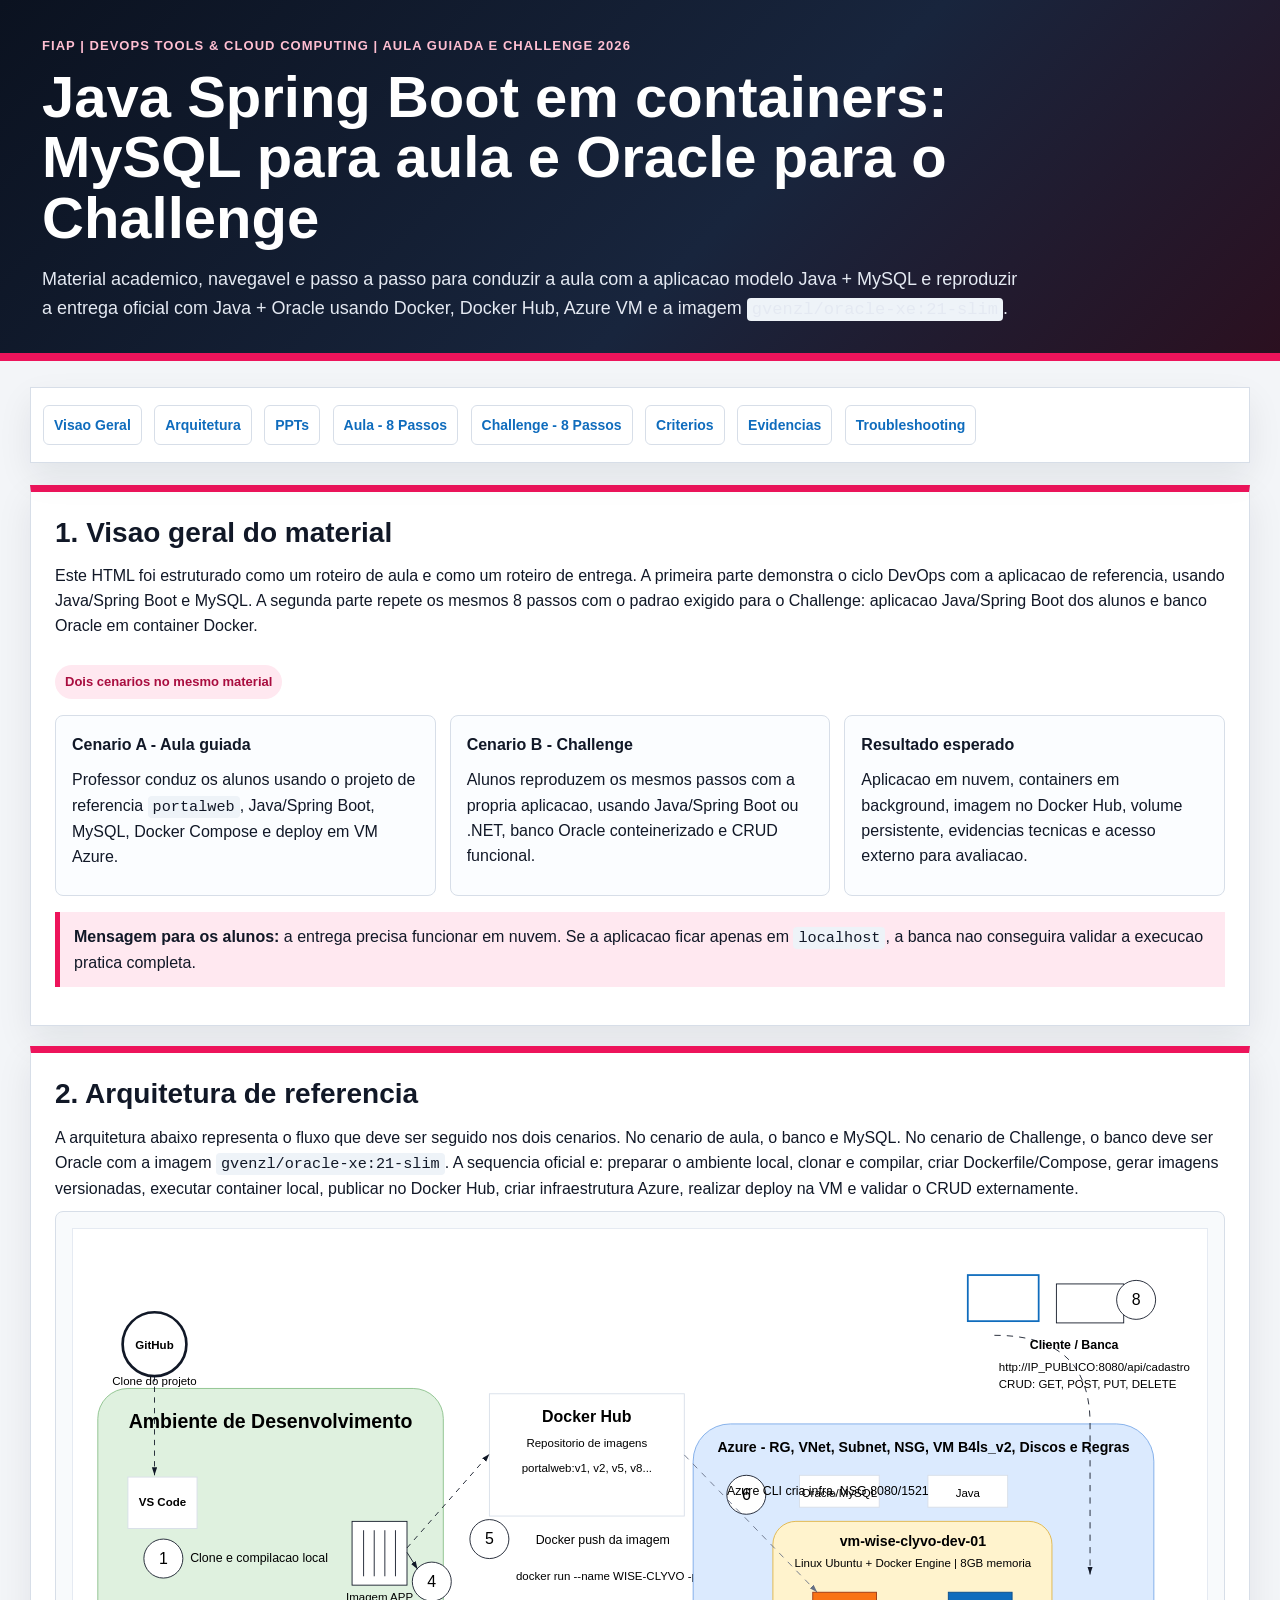
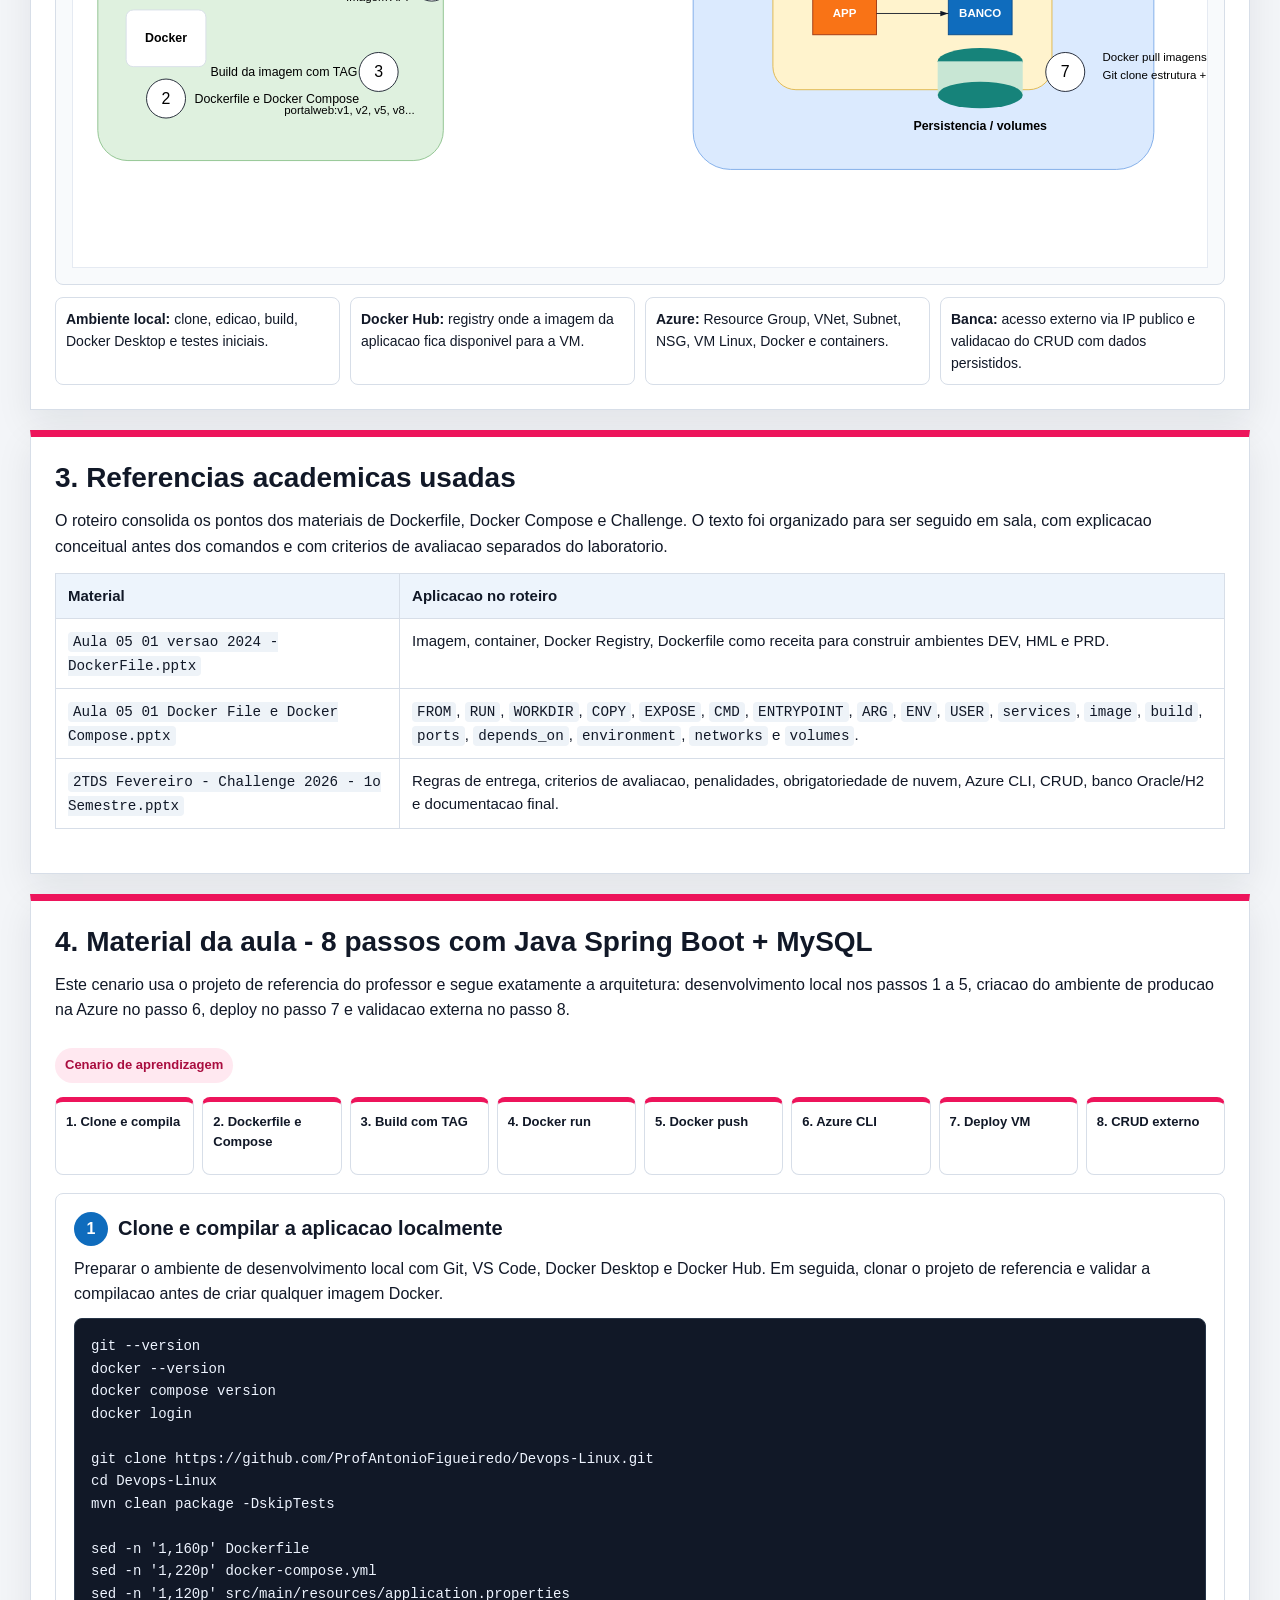
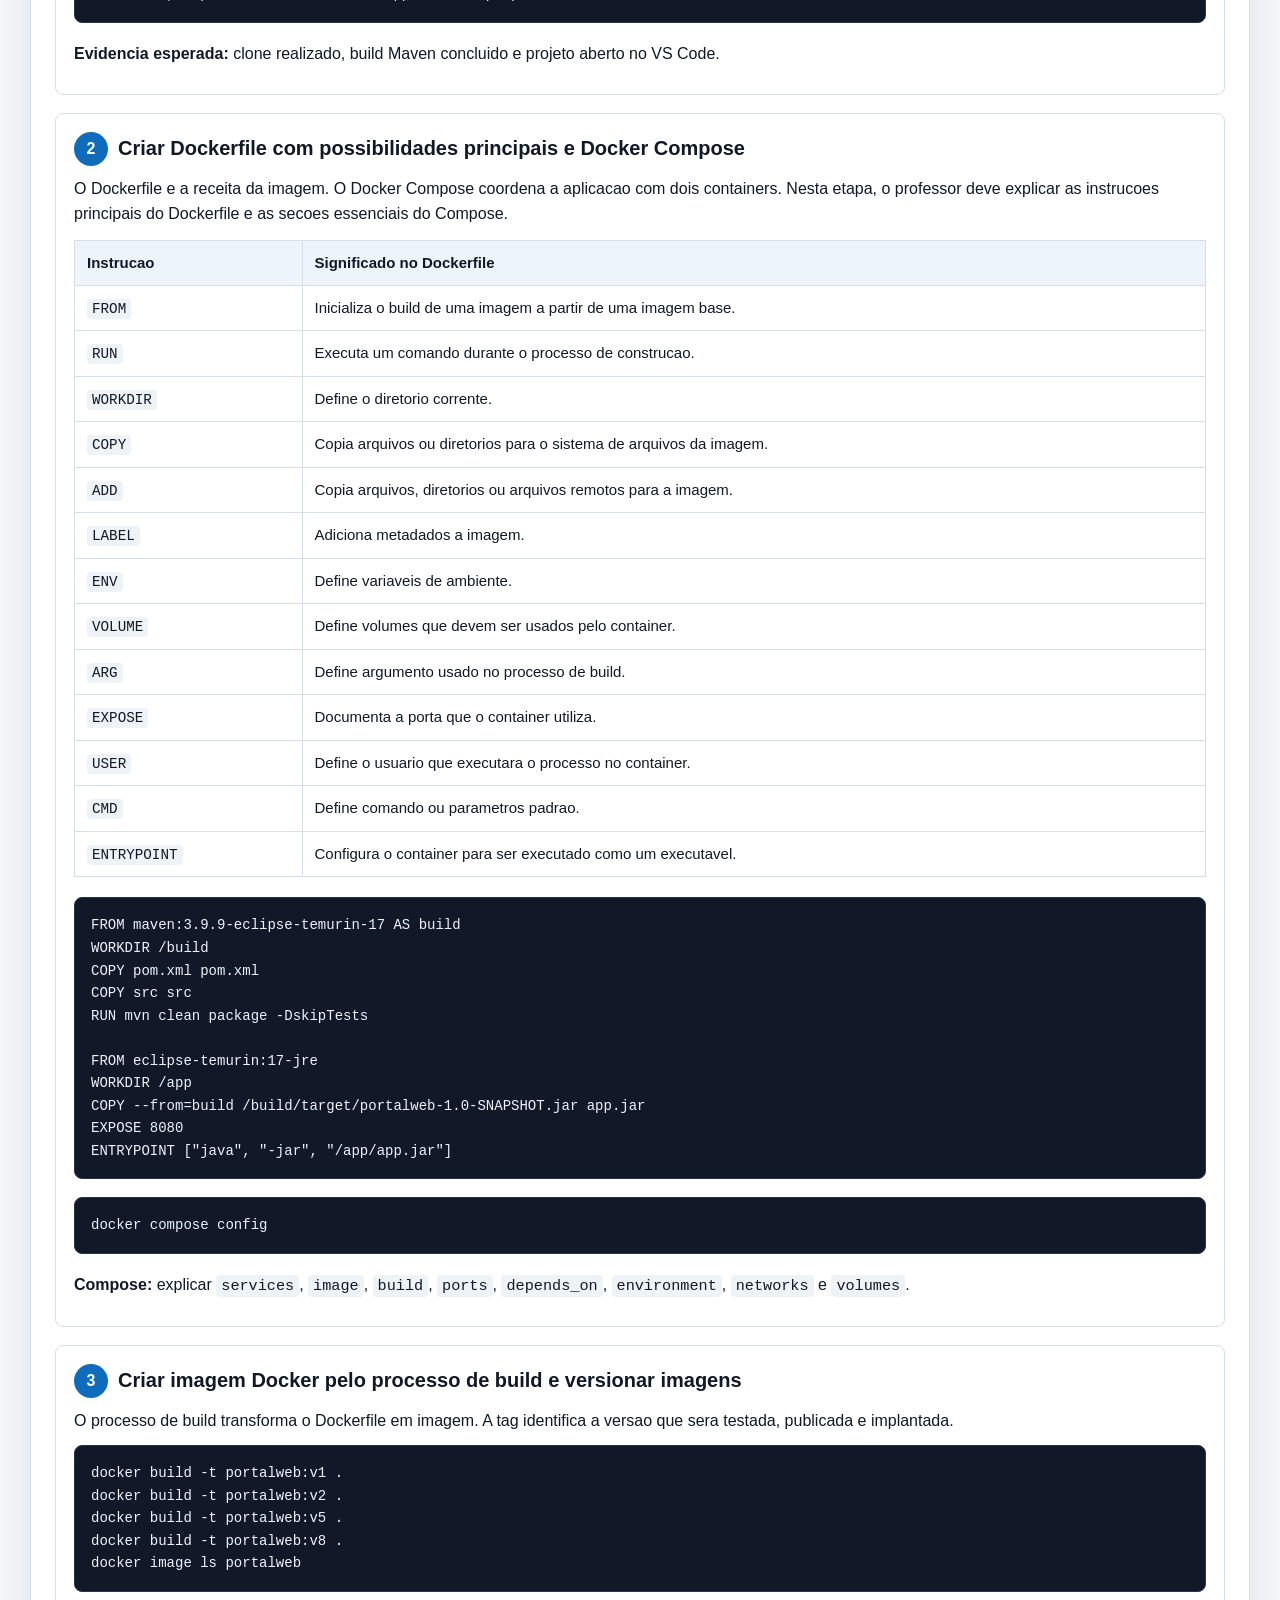
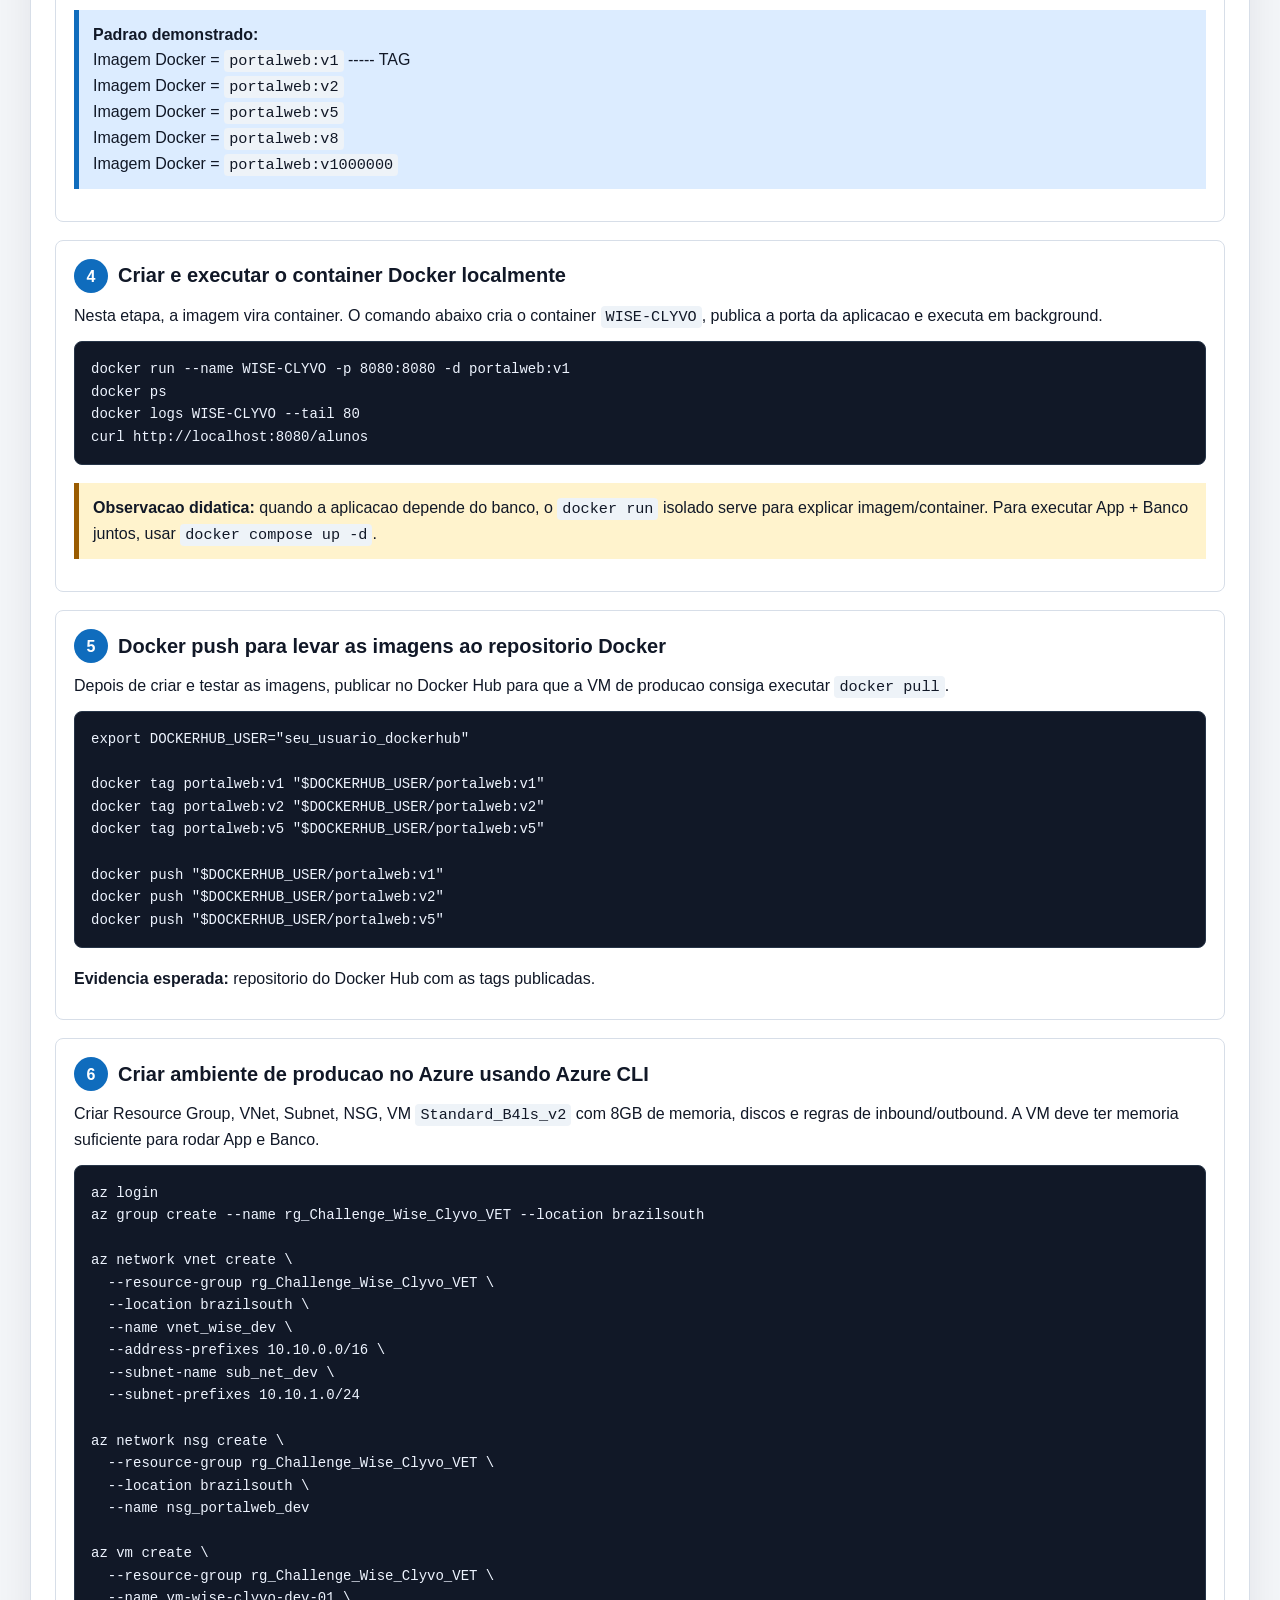
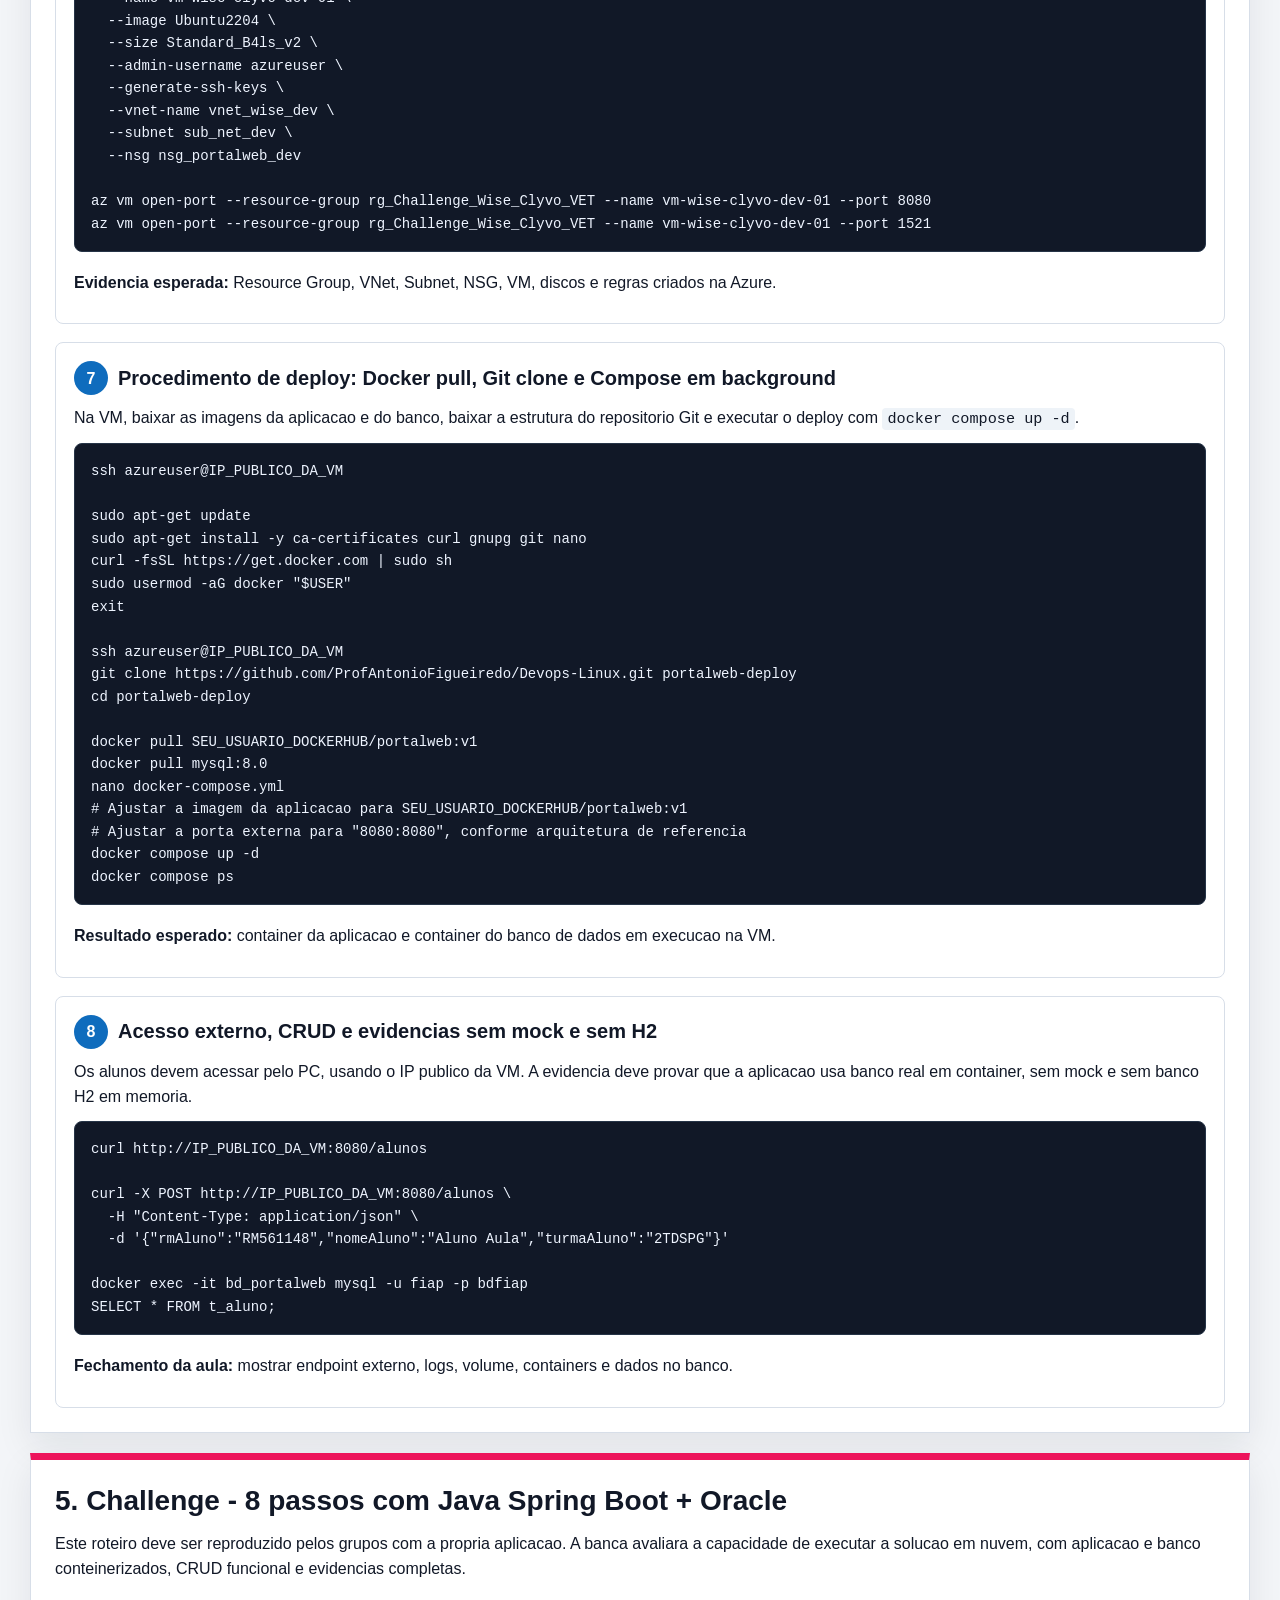
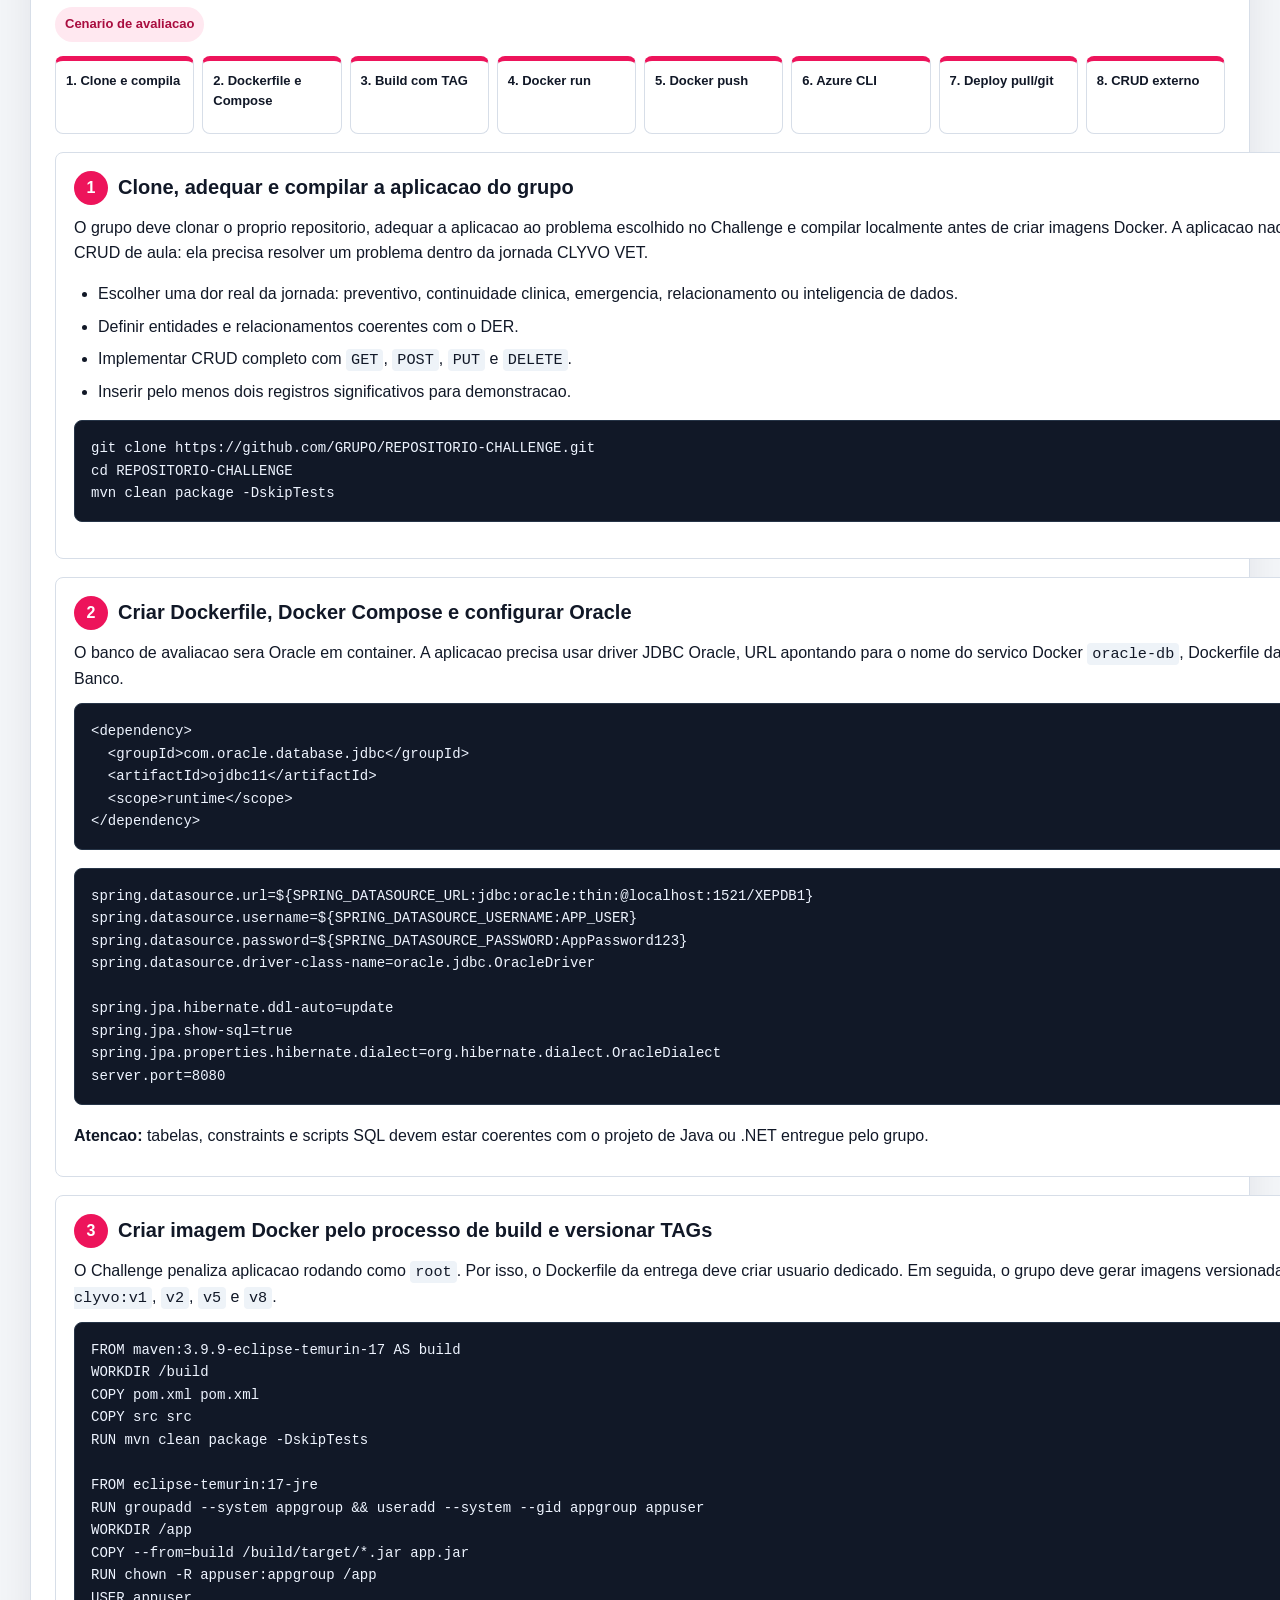
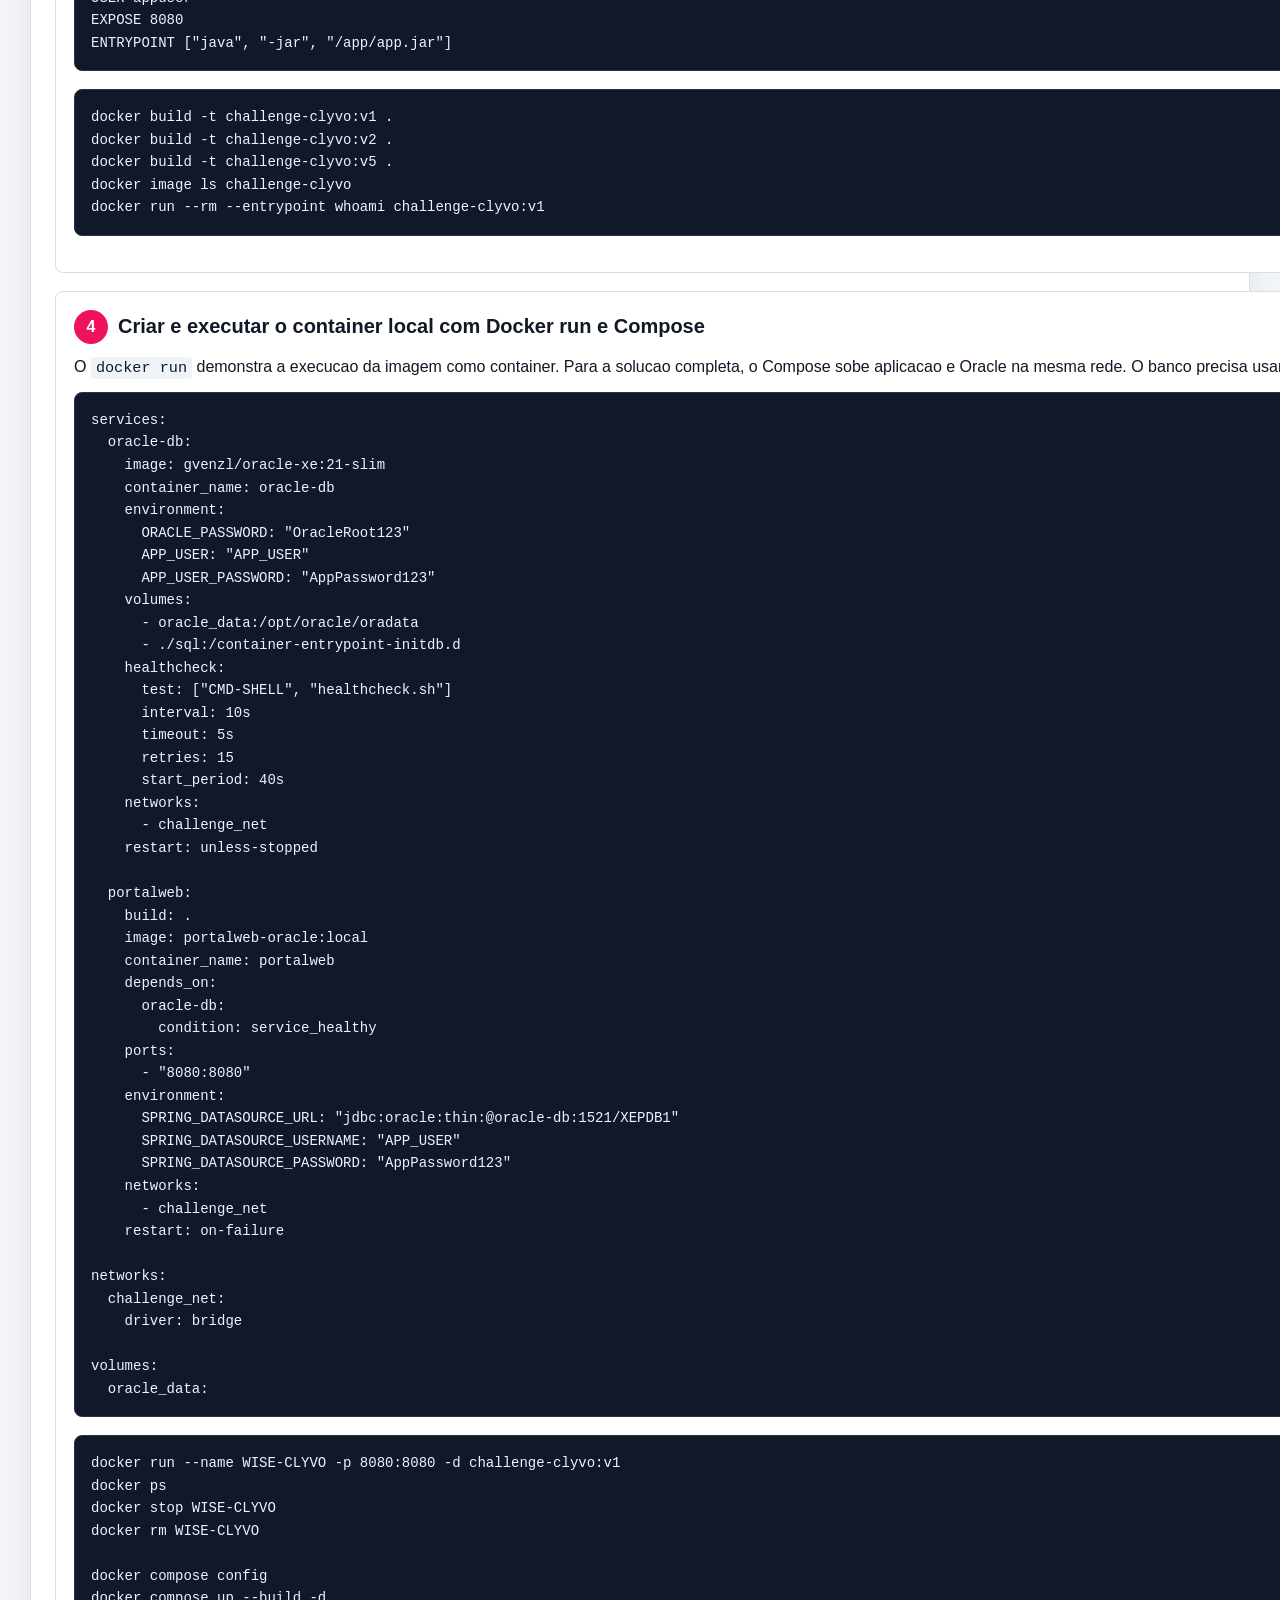
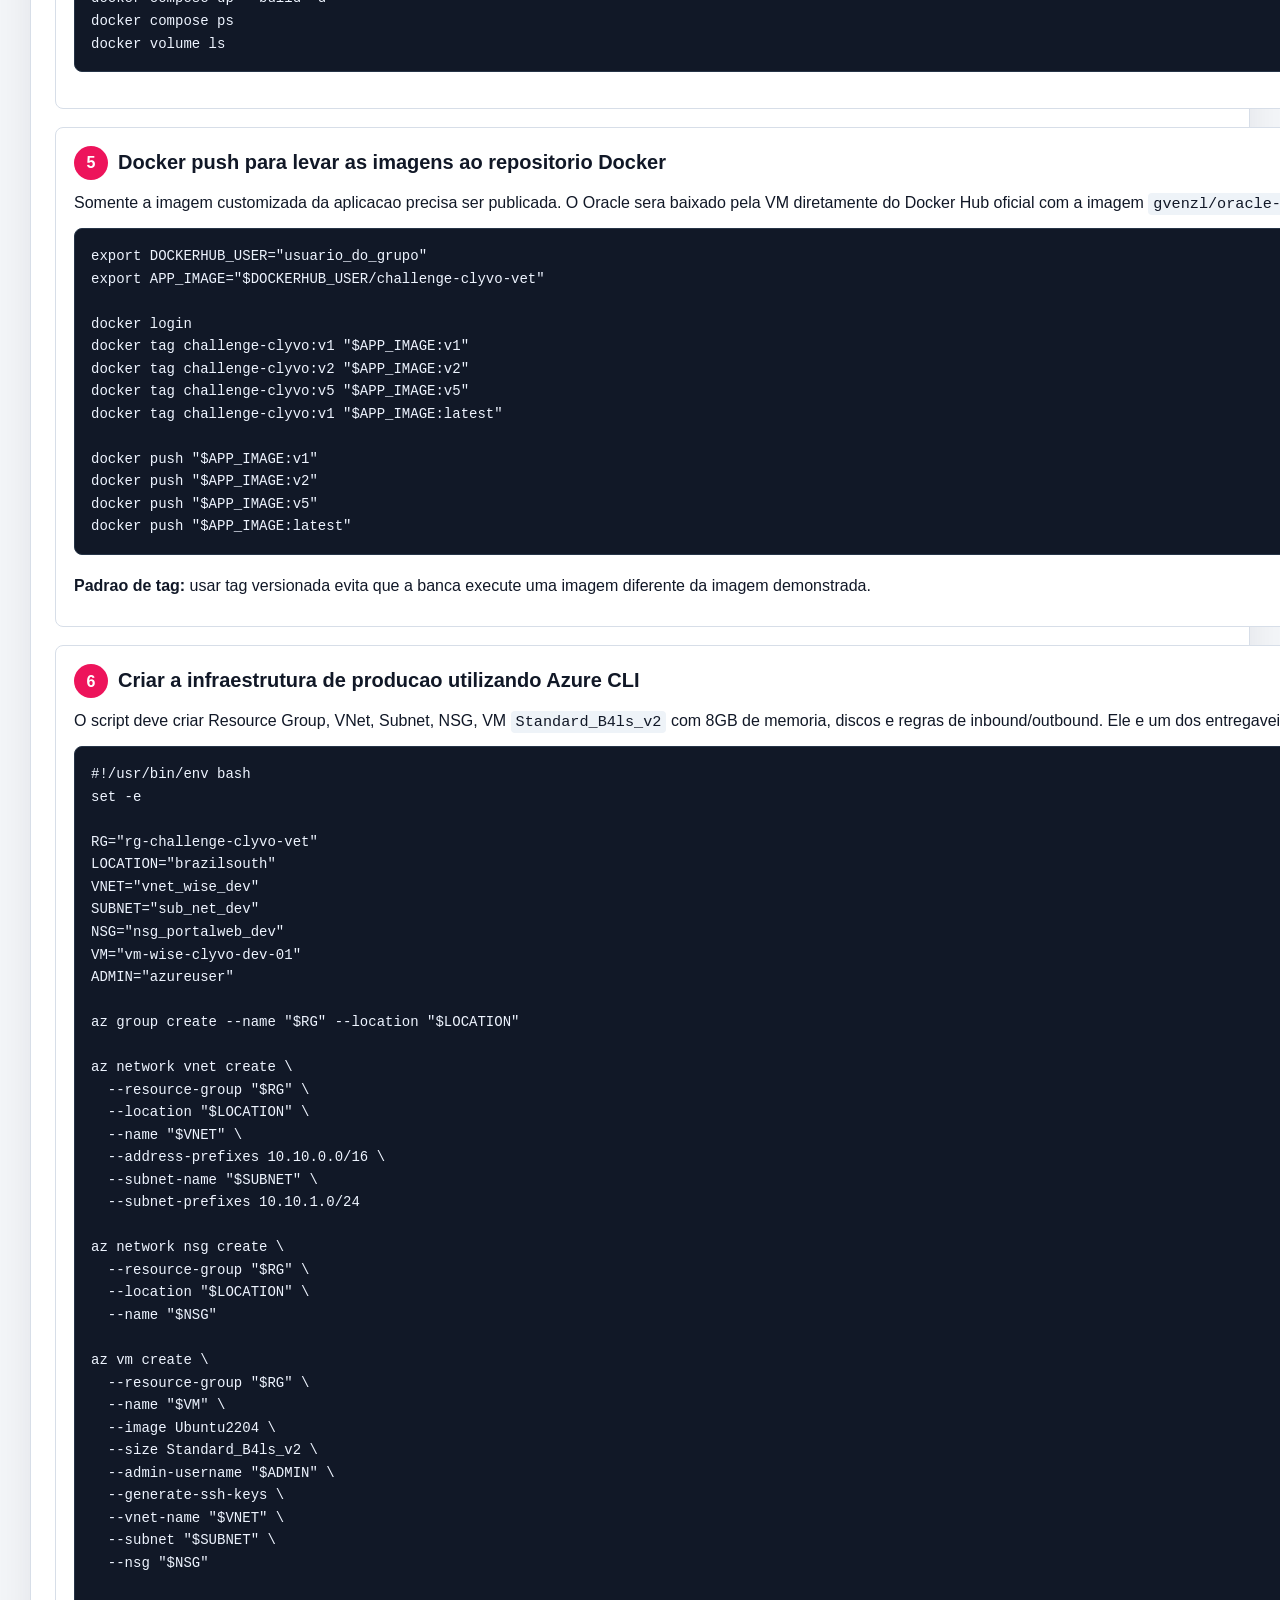
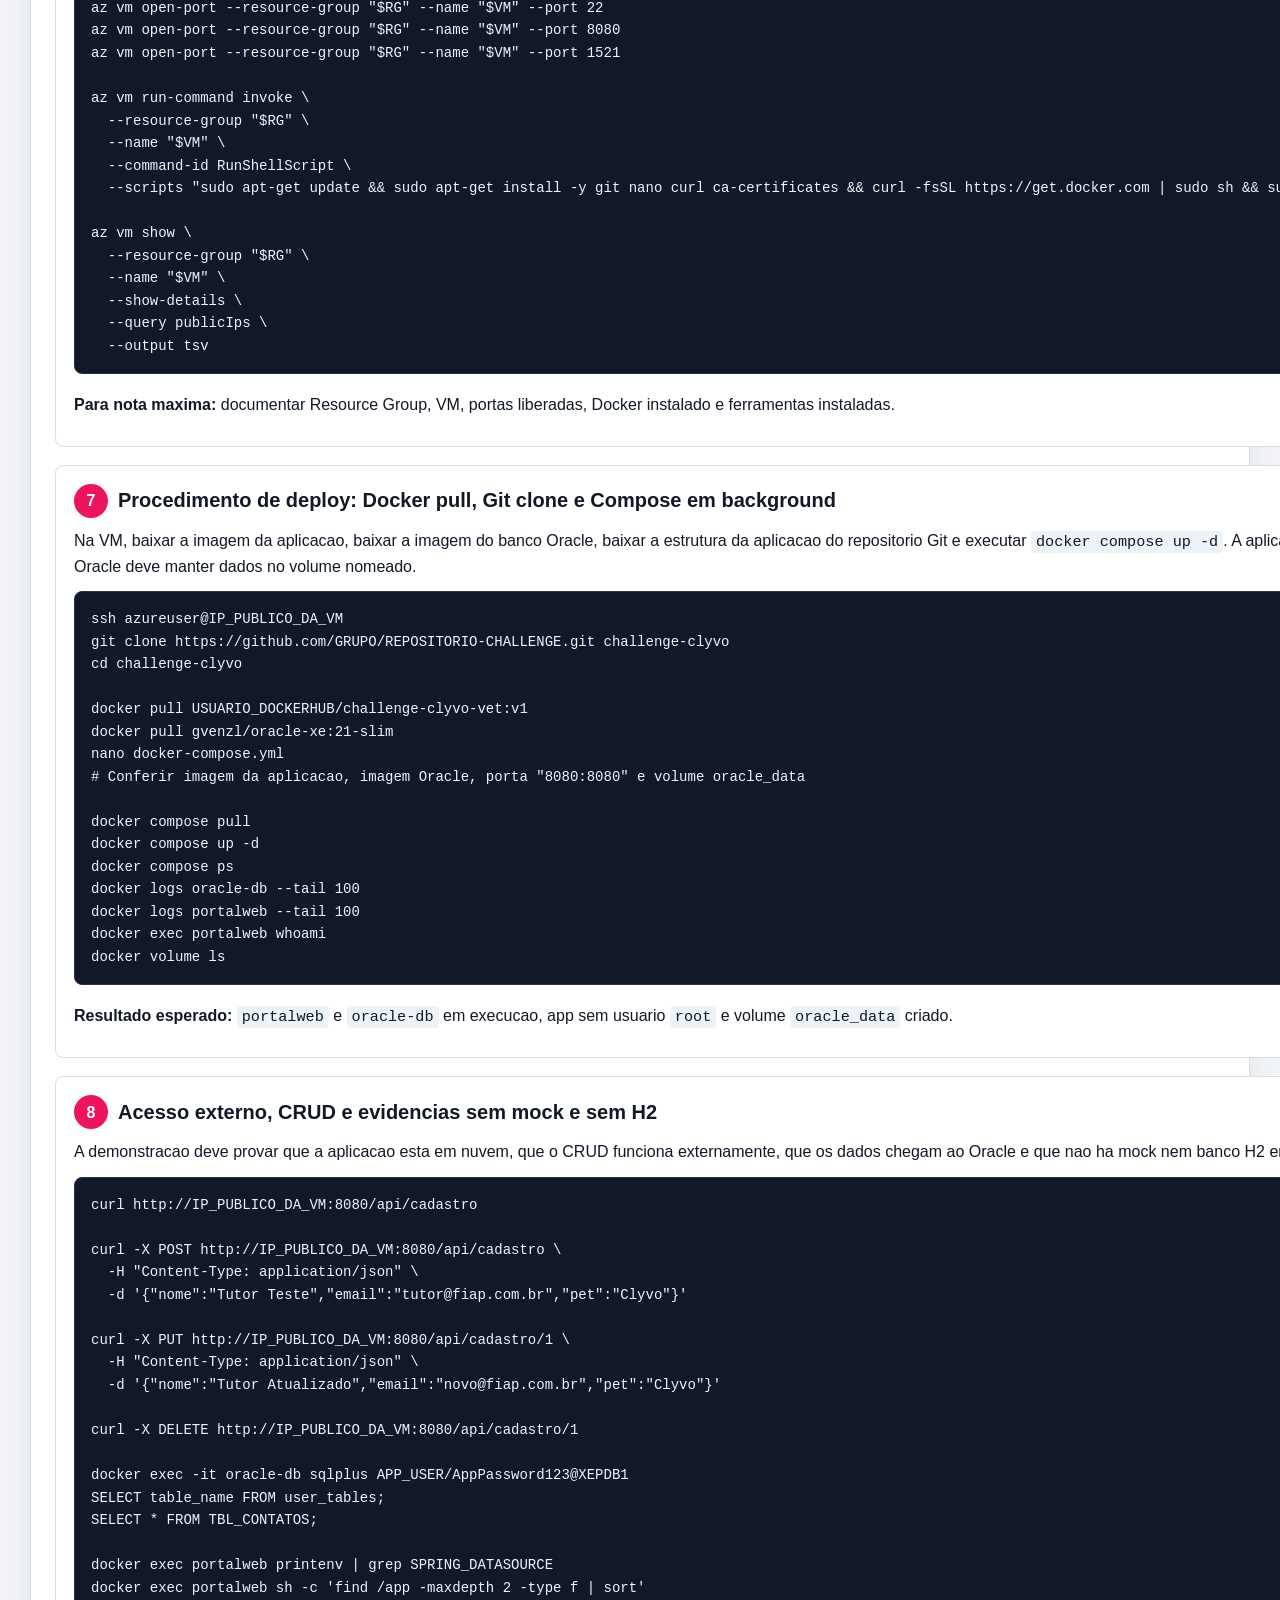
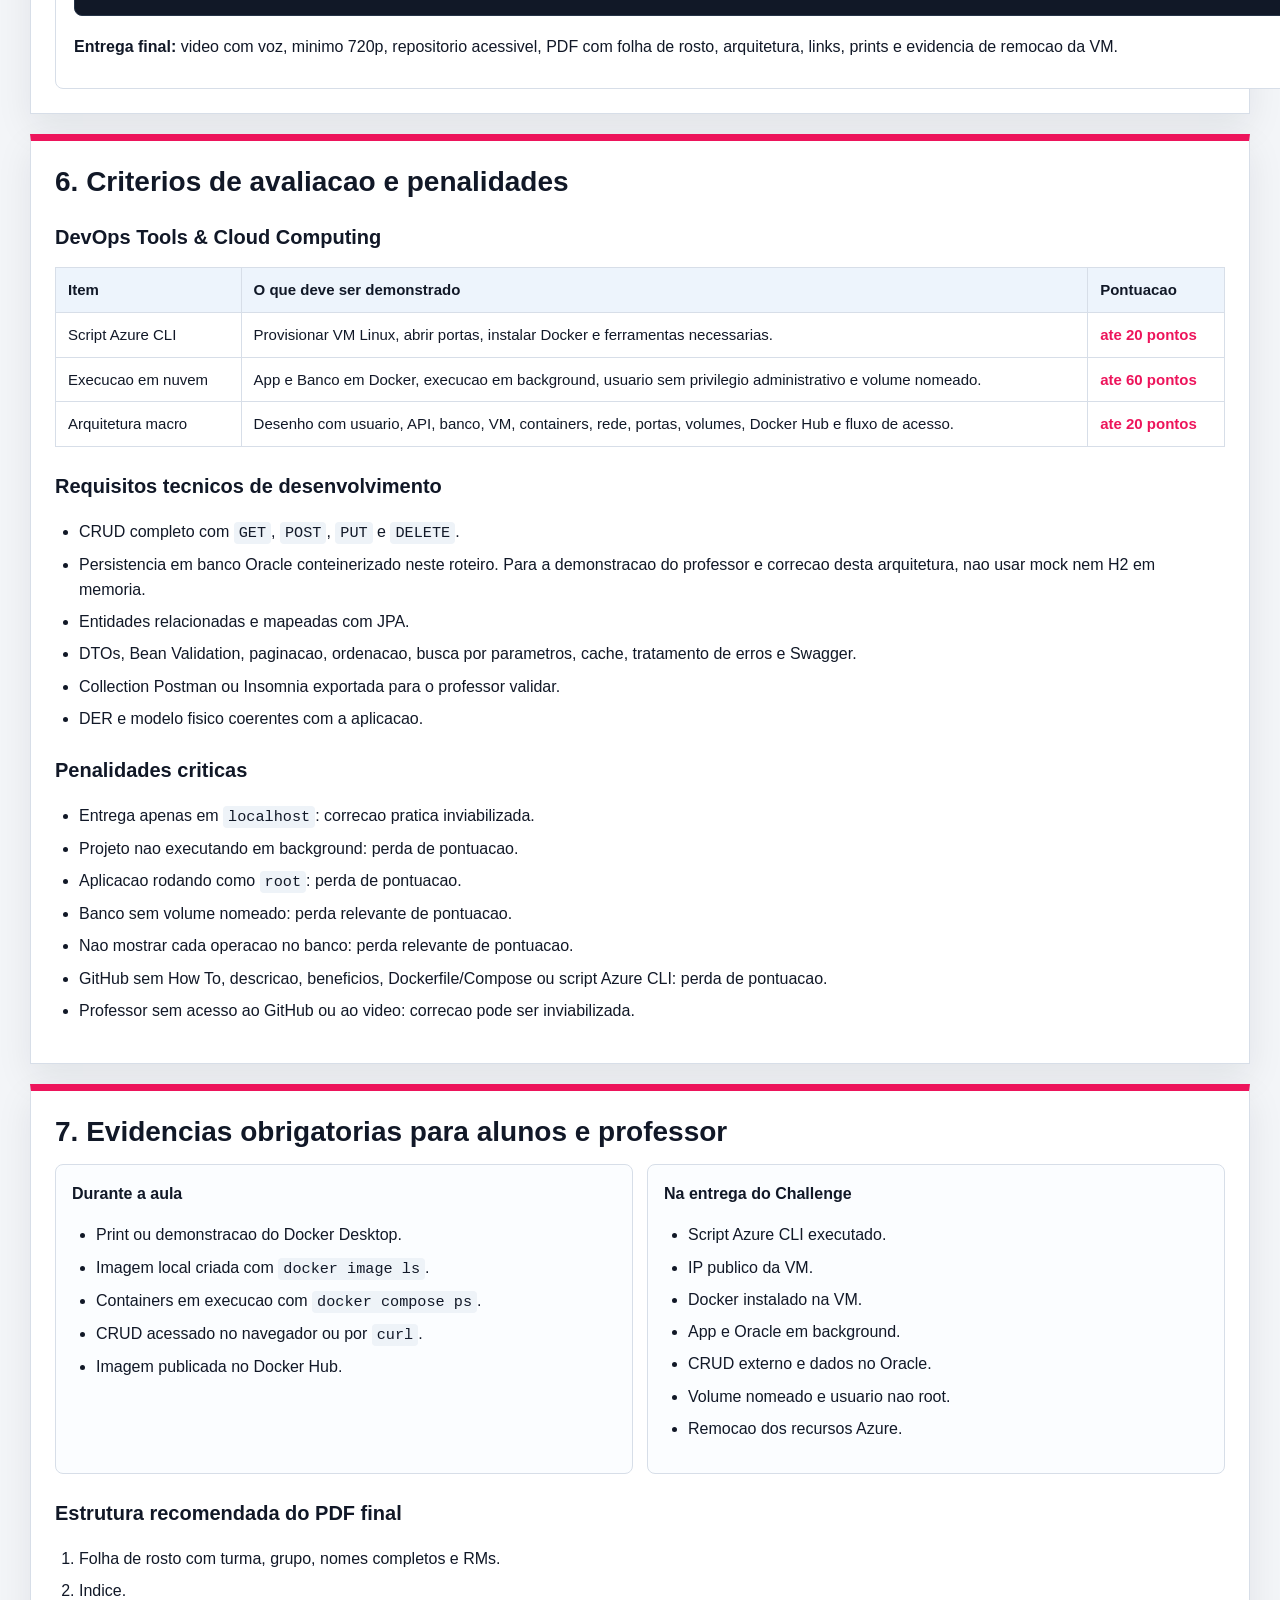
<file: documentacao-dockerhub-azure/index.html>
<!doctype html>
<html lang="pt-BR">
<head>
  <meta charset="utf-8">
  <meta name="viewport" content="width=device-width, initial-scale=1">
  <title>FIAP DevOps | Java, Docker, Docker Hub, Azure VM e Oracle</title>
  <style>
    :root {
      --fiap: #ed145b;
      --ink: #111827;
      --muted: #667085;
      --line: #d7dee8;
      --bg: #f3f5f8;
      --panel: #ffffff;
      --blue: #0f6cbd;
      --sky: #dcecff;
      --green: #158467;
      --green-soft: #e7f6ee;
      --yellow: #fff3cd;
      --orange: #9a5b00;
      --dark: #0b1220;
      --code: #111827;
      --code-text: #eef4ff;
      --shadow: 0 14px 34px rgba(16, 24, 40, .08);
    }

    * {
      box-sizing: border-box;
    }

    html {
      scroll-behavior: smooth;
    }

    body {
      margin: 0;
      color: var(--ink);
      background: var(--bg);
      font-family: Arial, Helvetica, sans-serif;
      line-height: 1.58;
    }

    a {
      color: var(--blue);
    }

    header {
      background: linear-gradient(135deg, #0b1220 0%, #18253d 58%, #2b1020 100%);
      color: #fff;
      border-bottom: 8px solid var(--fiap);
      padding: 36px 24px 30px;
    }

    .wrap {
      width: min(1220px, calc(100% - 36px));
      margin: 0 auto;
    }

    .eyebrow {
      margin: 0 0 10px;
      color: #ffbfd2;
      font-size: 13px;
      font-weight: 800;
      letter-spacing: .08em;
      text-transform: uppercase;
    }

    h1 {
      max-width: 1080px;
      margin: 0;
      font-size: clamp(30px, 5vw, 58px);
      line-height: 1.05;
      letter-spacing: 0;
    }

    header p {
      max-width: 980px;
      margin: 16px 0 0;
      color: #e4e9f2;
      font-size: 18px;
    }

    main {
      padding: 26px 0 56px;
    }

    nav {
      position: sticky;
      top: 0;
      z-index: 2;
      background: rgba(255, 255, 255, .96);
      border: 1px solid var(--line);
      box-shadow: var(--shadow);
      padding: 12px;
      margin-bottom: 22px;
      backdrop-filter: blur(8px);
    }

    nav a {
      display: inline-block;
      margin: 5px 8px 5px 0;
      padding: 8px 10px;
      color: var(--blue);
      text-decoration: none;
      border: 1px solid var(--line);
      border-radius: 6px;
      font-weight: 800;
      font-size: 14px;
      background: #fff;
    }

    section {
      background: var(--panel);
      border: 1px solid var(--line);
      box-shadow: var(--shadow);
      padding: 24px;
      margin: 20px 0;
    }

    .band {
      border-top: 7px solid var(--fiap);
    }

    h2 {
      margin: 0 0 14px;
      font-size: 28px;
      line-height: 1.18;
      letter-spacing: 0;
    }

    h3 {
      margin: 24px 0 10px;
      font-size: 20px;
      letter-spacing: 0;
    }

    h4 {
      margin: 18px 0 8px;
      font-size: 16px;
      letter-spacing: 0;
    }

    p {
      margin: 10px 0;
    }

    ul,
    ol {
      padding-left: 24px;
    }

    li {
      margin: 7px 0;
    }

    code {
      font-family: Consolas, Monaco, "Courier New", monospace;
      font-size: .95em;
      background: #eef3f8;
      padding: 2px 5px;
      border-radius: 4px;
    }

    pre {
      margin: 12px 0 18px;
      padding: 16px;
      overflow-x: auto;
      background: var(--code);
      color: var(--code-text);
      border-radius: 8px;
      border: 1px solid #263447;
    }

    pre code {
      background: transparent;
      padding: 0;
      color: inherit;
      border-radius: 0;
      font-size: 14px;
    }

    table {
      width: 100%;
      border-collapse: collapse;
      margin: 14px 0 20px;
      font-size: 15px;
    }

    th,
    td {
      border: 1px solid var(--line);
      padding: 10px 12px;
      text-align: left;
      vertical-align: top;
    }

    th {
      background: #edf4fc;
    }

    .grid {
      display: grid;
      grid-template-columns: repeat(3, minmax(0, 1fr));
      gap: 14px;
      margin: 16px 0;
    }

    .grid.two {
      grid-template-columns: repeat(2, minmax(0, 1fr));
    }

    .card {
      border: 1px solid var(--line);
      background: #fbfdff;
      border-radius: 8px;
      padding: 16px;
      min-height: 118px;
    }

    .card strong {
      display: block;
      margin-bottom: 6px;
      font-size: 16px;
    }

    .note,
    .warn,
    .ok,
    .fiap-note {
      padding: 12px 14px;
      margin: 14px 0;
      border-left: 5px solid;
    }

    .note {
      background: var(--sky);
      border-left-color: var(--blue);
    }

    .warn {
      background: var(--yellow);
      border-left-color: var(--orange);
    }

    .ok {
      background: var(--green-soft);
      border-left-color: var(--green);
    }

    .fiap-note {
      background: #ffe8f0;
      border-left-color: var(--fiap);
    }

    .split-title {
      display: flex;
      justify-content: space-between;
      gap: 16px;
      align-items: flex-start;
      flex-wrap: wrap;
      margin-bottom: 12px;
    }

    .pill {
      display: inline-block;
      padding: 7px 10px;
      border-radius: 999px;
      background: #ffe8f0;
      color: #a90d3f;
      font-weight: 800;
      font-size: 13px;
      white-space: nowrap;
    }

    .steps {
      counter-reset: step;
      display: grid;
      gap: 18px;
    }

    .step-block {
      border: 1px solid var(--line);
      border-radius: 8px;
      background: #fff;
      padding: 18px;
    }

    .step-block h3 {
      margin-top: 0;
      display: flex;
      gap: 10px;
      align-items: center;
    }

    .step-block h3::before {
      counter-increment: step;
      content: counter(step);
      display: inline-grid;
      place-items: center;
      flex: 0 0 auto;
      width: 34px;
      height: 34px;
      border-radius: 50%;
      color: #fff;
      background: var(--fiap);
      font-size: 16px;
      font-weight: 800;
    }

    .lab h3::before {
      background: var(--blue);
    }

    .challenge h3::before {
      background: var(--fiap);
    }

    .mini-flow {
      display: grid;
      grid-template-columns: repeat(8, minmax(110px, 1fr));
      gap: 8px;
      margin: 14px 0 18px;
    }

    .mini-flow div {
      min-height: 78px;
      border: 1px solid var(--line);
      border-top: 5px solid var(--fiap);
      border-radius: 8px;
      background: #fff;
      padding: 10px;
      font-size: 13px;
      font-weight: 700;
    }

    .architecture {
      background: #f8fafc;
      border: 1px solid var(--line);
      border-radius: 8px;
      padding: 16px;
      overflow-x: auto;
    }

    .architecture svg {
      display: block;
      min-width: 1080px;
      width: 100%;
      height: auto;
      background: #fff;
      border: 1px solid #e5eaf2;
    }

    .legend {
      display: grid;
      grid-template-columns: repeat(4, minmax(0, 1fr));
      gap: 10px;
      margin-top: 12px;
    }

    .legend div {
      padding: 10px;
      border: 1px solid var(--line);
      border-radius: 8px;
      background: #fff;
      font-size: 14px;
    }

    .score {
      font-weight: 800;
      color: var(--fiap);
      white-space: nowrap;
    }

    footer {
      padding: 28px 0;
      color: var(--muted);
      font-size: 14px;
    }

    @media (max-width: 1040px) {
      .grid,
      .grid.two,
      .legend {
        grid-template-columns: 1fr 1fr;
      }

      .mini-flow {
        grid-template-columns: repeat(4, minmax(0, 1fr));
      }
    }

    @media (max-width: 680px) {
      header {
        padding: 28px 18px 24px;
      }

      .wrap {
        width: min(100% - 24px, 1220px);
      }

      section {
        padding: 18px;
      }

      .grid,
      .grid.two,
      .legend,
      .mini-flow {
        grid-template-columns: 1fr;
      }

      table {
        display: block;
        overflow-x: auto;
      }
    }
  </style>
</head>
<body>
  <header>
    <div class="wrap">
      <p class="eyebrow">FIAP | DevOps Tools & Cloud Computing | Aula guiada e Challenge 2026</p>
      <h1>Java Spring Boot em containers: MySQL para aula e Oracle para o Challenge</h1>
      <p>Material academico, navegavel e passo a passo para conduzir a aula com a aplicacao modelo Java + MySQL e reproduzir a entrega oficial com Java + Oracle usando Docker, Docker Hub, Azure VM e a imagem <code>gvenzl/oracle-xe:21-slim</code>.</p>
    </div>
  </header>

  <main class="wrap">
    <nav aria-label="Indice da documentacao">
      <a href="#visao">Visao Geral</a>
      <a href="#arquitetura">Arquitetura</a>
      <a href="#referencias">PPTs</a>
      <a href="#aula">Aula - 8 Passos</a>
      <a href="#challenge">Challenge - 8 Passos</a>
      <a href="#criterios">Criterios</a>
      <a href="#evidencias">Evidencias</a>
      <a href="#troubleshooting">Troubleshooting</a>
    </nav>

    <section id="visao" class="band">
      <div class="split-title">
        <div>
          <h2>1. Visao geral do material</h2>
          <p>Este HTML foi estruturado como um roteiro de aula e como um roteiro de entrega. A primeira parte demonstra o ciclo DevOps com a aplicacao de referencia, usando Java/Spring Boot e MySQL. A segunda parte repete os mesmos 8 passos com o padrao exigido para o Challenge: aplicacao Java/Spring Boot dos alunos e banco Oracle em container Docker.</p>
        </div>
        <span class="pill">Dois cenarios no mesmo material</span>
      </div>

      <div class="grid">
        <div class="card">
          <strong>Cenario A - Aula guiada</strong>
          <p>Professor conduz os alunos usando o projeto de referencia <code>portalweb</code>, Java/Spring Boot, MySQL, Docker Compose e deploy em VM Azure.</p>
        </div>
        <div class="card">
          <strong>Cenario B - Challenge</strong>
          <p>Alunos reproduzem os mesmos passos com a propria aplicacao, usando Java/Spring Boot ou .NET, banco Oracle conteinerizado e CRUD funcional.</p>
        </div>
        <div class="card">
          <strong>Resultado esperado</strong>
          <p>Aplicacao em nuvem, containers em background, imagem no Docker Hub, volume persistente, evidencias tecnicas e acesso externo para avaliacao.</p>
        </div>
      </div>

      <div class="fiap-note">
        <strong>Mensagem para os alunos:</strong> a entrega precisa funcionar em nuvem. Se a aplicacao ficar apenas em <code>localhost</code>, a banca nao conseguira validar a execucao pratica completa.
      </div>
    </section>

    <section id="arquitetura" class="band">
      <h2>2. Arquitetura de referencia</h2>
      <p>A arquitetura abaixo representa o fluxo que deve ser seguido nos dois cenarios. No cenario de aula, o banco e MySQL. No cenario de Challenge, o banco deve ser Oracle com a imagem <code>gvenzl/oracle-xe:21-slim</code>. A sequencia oficial e: preparar o ambiente local, clonar e compilar, criar Dockerfile/Compose, gerar imagens versionadas, executar container local, publicar no Docker Hub, criar infraestrutura Azure, realizar deploy na VM e validar o CRUD externamente.</p>

      <div class="architecture" aria-label="Diagrama de arquitetura de referencia">
        <svg viewBox="0 0 1280 720" role="img" aria-labelledby="arch-title arch-desc">
          <title id="arch-title">Arquitetura de referencia Docker Hub e Azure VM</title>
          <desc id="arch-desc">Fluxo com ambiente de desenvolvimento, Docker Hub, Azure VM, containers de app e banco, volumes, NSG e cliente externo.</desc>

          <defs>
            <marker id="arrow" markerWidth="10" markerHeight="10" refX="9" refY="3" orient="auto" markerUnits="strokeWidth">
              <path d="M0,0 L0,6 L9,3 z" fill="#111827"></path>
            </marker>
            <marker id="dash-arrow" markerWidth="10" markerHeight="10" refX="9" refY="3" orient="auto" markerUnits="strokeWidth">
              <path d="M0,0 L0,6 L9,3 z" fill="#667085"></path>
            </marker>
          </defs>

          <rect x="28" y="180" width="390" height="420" rx="34" fill="#dff1df" stroke="#8ac08a"></rect>
          <text x="223" y="225" text-anchor="middle" font-size="22" font-weight="700">Ambiente de Desenvolvimento</text>

          <circle cx="92" cy="130" r="36" fill="#fff" stroke="#111827" stroke-width="3"></circle>
          <text x="92" y="136" text-anchor="middle" font-size="13" font-weight="700">GitHub</text>
          <text x="92" y="176" text-anchor="middle" font-size="13">Clone do projeto</text>
          <line x1="92" y1="166" x2="92" y2="278" stroke="#111827" stroke-dasharray="6 6" marker-end="url(#arrow)"></line>

          <rect x="62" y="280" width="78" height="58" fill="#fff" stroke="#d7dee8"></rect>
          <text x="101" y="313" text-anchor="middle" font-size="13" font-weight="700">VS Code</text>
          <circle cx="102" cy="372" r="22" fill="#fff" stroke="#111827"></circle>
          <text x="102" y="378" text-anchor="middle" font-size="18">1</text>
          <text x="210" y="376" text-anchor="middle" font-size="14">Clone e compilacao local</text>

          <rect x="60" y="430" width="90" height="64" rx="8" fill="#fff" stroke="#d7dee8"></rect>
          <text x="105" y="466" text-anchor="middle" font-size="14" font-weight="700">Docker</text>
          <circle cx="105" cy="530" r="22" fill="#fff" stroke="#111827"></circle>
          <text x="105" y="536" text-anchor="middle" font-size="18">2</text>
          <text x="230" y="535" text-anchor="middle" font-size="14">Dockerfile e Docker Compose</text>

          <rect x="315" y="330" width="62" height="72" fill="#fff" stroke="#111827"></rect>
          <line x1="328" y1="340" x2="328" y2="392" stroke="#111827"></line>
          <line x1="340" y1="340" x2="340" y2="392" stroke="#111827"></line>
          <line x1="352" y1="340" x2="352" y2="392" stroke="#111827"></line>
          <line x1="364" y1="340" x2="364" y2="392" stroke="#111827"></line>
          <text x="346" y="420" text-anchor="middle" font-size="13">Imagem APP</text>
          <circle cx="345" cy="500" r="22" fill="#fff" stroke="#111827"></circle>
          <text x="345" y="506" text-anchor="middle" font-size="18">3</text>
          <text x="238" y="505" text-anchor="middle" font-size="14">Build da imagem com TAG</text>
          <text x="312" y="548" text-anchor="middle" font-size="13">portalweb:v1, v2, v5, v8...</text>

          <circle cx="405" cy="398" r="22" fill="#fff" stroke="#111827"></circle>
          <text x="405" y="404" text-anchor="middle" font-size="18">4</text>
          <text x="500" y="396" font-size="13">docker run --name WISE-CLYVO -p 8080:8080 -d</text>
          <line x1="377" y1="365" x2="389" y2="384" stroke="#111827" marker-end="url(#arrow)"></line>

          <rect x="470" y="186" width="220" height="138" fill="#fff" stroke="#d7dee8"></rect>
          <text x="580" y="218" text-anchor="middle" font-size="18" font-weight="700">Docker Hub</text>
          <text x="580" y="246" text-anchor="middle" font-size="13">Repositorio de imagens</text>
          <text x="580" y="274" text-anchor="middle" font-size="13">portalweb:v1, v2, v5, v8...</text>
          <circle cx="470" cy="350" r="22" fill="#fff" stroke="#111827"></circle>
          <text x="470" y="356" text-anchor="middle" font-size="18">5</text>
          <text x="598" y="355" text-anchor="middle" font-size="14">Docker push da imagem</text>
          <line x1="377" y1="360" x2="470" y2="254" stroke="#111827" stroke-dasharray="6 6" marker-end="url(#arrow)"></line>

          <rect x="700" y="220" width="520" height="390" rx="42" fill="#dbeafe" stroke="#79a8e8"></rect>
          <text x="960" y="252" text-anchor="middle" font-size="16" font-weight="700">Azure - RG, VNet, Subnet, NSG, VM B4ls_v2, Discos e Regras</text>

          <rect x="790" y="330" width="315" height="190" rx="26" fill="#fff3cd" stroke="#e0b343"></rect>
          <text x="948" y="358" text-anchor="middle" font-size="16" font-weight="700">vm-wise-clyvo-dev-01</text>
          <text x="948" y="382" text-anchor="middle" font-size="13">Linux Ubuntu + Docker Engine | 8GB memoria</text>

          <rect x="835" y="410" width="72" height="48" fill="#f97316" stroke="#9a3412"></rect>
          <text x="871" y="438" text-anchor="middle" font-size="13" fill="#fff" font-weight="700">APP</text>
          <rect x="988" y="410" width="72" height="48" fill="#0f6cbd" stroke="#084a88"></rect>
          <text x="1024" y="438" text-anchor="middle" font-size="13" fill="#fff" font-weight="700">BANCO</text>
          <line x1="907" y1="434" x2="988" y2="434" stroke="#111827" marker-end="url(#arrow)"></line>

          <ellipse cx="1024" cy="488" rx="48" ry="15" fill="#16837a"></ellipse>
          <rect x="976" y="488" width="96" height="38" fill="#c8e6d4"></rect>
          <ellipse cx="1024" cy="526" rx="48" ry="15" fill="#16837a"></ellipse>
          <text x="1024" y="565" text-anchor="middle" font-size="14" font-weight="700">Persistencia / volumes</text>

          <rect x="820" y="278" width="90" height="36" fill="#fff" stroke="#d7dee8"></rect>
          <text x="865" y="302" text-anchor="middle" font-size="13">Oracle/MySQL</text>
          <rect x="965" y="278" width="90" height="36" fill="#fff" stroke="#d7dee8"></rect>
          <text x="1010" y="302" text-anchor="middle" font-size="13">Java</text>

          <circle cx="760" cy="300" r="22" fill="#fff" stroke="#111827"></circle>
          <text x="760" y="306" text-anchor="middle" font-size="18">6</text>
          <text x="852" y="300" text-anchor="middle" font-size="14">Azure CLI cria infra, NSG 8080/1521</text>

          <circle cx="1120" cy="500" r="22" fill="#fff" stroke="#111827"></circle>
          <text x="1120" y="506" text-anchor="middle" font-size="18">7</text>
          <text x="1162" y="488" font-size="13">Docker pull imagens App + Banco</text>
          <text x="1162" y="508" font-size="13">Git clone estrutura + compose up -d</text>
          <line x1="690" y1="255" x2="840" y2="410" stroke="#667085" stroke-dasharray="7 7" marker-end="url(#dash-arrow)"></line>

          <path d="M1040 120 C1120 120 1148 160 1148 220 L1148 390" fill="none" stroke="#111827" stroke-dasharray="7 7" marker-end="url(#arrow)"></path>
          <rect x="1010" y="52" width="80" height="52" fill="#fff" stroke="#0f6cbd" stroke-width="2"></rect>
          <rect x="1110" y="62" width="76" height="44" fill="#fff" stroke="#111827"></rect>
          <text x="1130" y="135" text-anchor="middle" font-size="14" font-weight="700">Cliente / Banca</text>
          <circle cx="1200" cy="80" r="22" fill="#fff" stroke="#111827"></circle>
          <text x="1200" y="86" text-anchor="middle" font-size="18">8</text>
          <text x="1045" y="160" font-size="13">http://IP_PUBLICO:8080/api/cadastro</text>
          <text x="1045" y="180" font-size="13">CRUD: GET, POST, PUT, DELETE</text>
        </svg>
      </div>

      <div class="legend">
        <div><strong>Ambiente local:</strong> clone, edicao, build, Docker Desktop e testes iniciais.</div>
        <div><strong>Docker Hub:</strong> registry onde a imagem da aplicacao fica disponivel para a VM.</div>
        <div><strong>Azure:</strong> Resource Group, VNet, Subnet, NSG, VM Linux, Docker e containers.</div>
        <div><strong>Banca:</strong> acesso externo via IP publico e validacao do CRUD com dados persistidos.</div>
      </div>
    </section>

    <section id="referencias" class="band">
      <h2>3. Referencias academicas usadas</h2>
      <p>O roteiro consolida os pontos dos materiais de Dockerfile, Docker Compose e Challenge. O texto foi organizado para ser seguido em sala, com explicacao conceitual antes dos comandos e com criterios de avaliacao separados do laboratorio.</p>
      <table>
        <thead>
          <tr>
            <th>Material</th>
            <th>Aplicacao no roteiro</th>
          </tr>
        </thead>
        <tbody>
          <tr>
            <td><code>Aula 05 01 versao 2024 - DockerFile.pptx</code></td>
            <td>Imagem, container, Docker Registry, Dockerfile como receita para construir ambientes DEV, HML e PRD.</td>
          </tr>
          <tr>
            <td><code>Aula 05 01 Docker File e Docker Compose.pptx</code></td>
            <td><code>FROM</code>, <code>RUN</code>, <code>WORKDIR</code>, <code>COPY</code>, <code>EXPOSE</code>, <code>CMD</code>, <code>ENTRYPOINT</code>, <code>ARG</code>, <code>ENV</code>, <code>USER</code>, <code>services</code>, <code>image</code>, <code>build</code>, <code>ports</code>, <code>depends_on</code>, <code>environment</code>, <code>networks</code> e <code>volumes</code>.</td>
          </tr>
          <tr>
            <td><code>2TDS Fevereiro - Challenge 2026 - 1o Semestre.pptx</code></td>
            <td>Regras de entrega, criterios de avaliacao, penalidades, obrigatoriedade de nuvem, Azure CLI, CRUD, banco Oracle/H2 e documentacao final.</td>
          </tr>
        </tbody>
      </table>
    </section>

    <section id="aula" class="band">
      <div class="split-title">
        <div>
          <h2>4. Material da aula - 8 passos com Java Spring Boot + MySQL</h2>
          <p>Este cenario usa o projeto de referencia do professor e segue exatamente a arquitetura: desenvolvimento local nos passos 1 a 5, criacao do ambiente de producao na Azure no passo 6, deploy no passo 7 e validacao externa no passo 8.</p>
        </div>
        <span class="pill">Cenario de aprendizagem</span>
      </div>

      <div class="mini-flow">
        <div>1. Clone e compila</div>
        <div>2. Dockerfile e Compose</div>
        <div>3. Build com TAG</div>
        <div>4. Docker run</div>
        <div>5. Docker push</div>
        <div>6. Azure CLI</div>
        <div>7. Deploy VM</div>
        <div>8. CRUD externo</div>
      </div>

      <div class="steps lab">
        <article class="step-block">
          <h3>Clone e compilar a aplicacao localmente</h3>
          <p>Preparar o ambiente de desenvolvimento local com Git, VS Code, Docker Desktop e Docker Hub. Em seguida, clonar o projeto de referencia e validar a compilacao antes de criar qualquer imagem Docker.</p>
          <pre><code class="language-bash">git --version
docker --version
docker compose version
docker login

git clone https://github.com/ProfAntonioFigueiredo/Devops-Linux.git
cd Devops-Linux
mvn clean package -DskipTests

sed -n '1,160p' Dockerfile
sed -n '1,220p' docker-compose.yml
sed -n '1,120p' src/main/resources/application.properties</code></pre>
          <p><strong>Evidencia esperada:</strong> clone realizado, build Maven concluido e projeto aberto no VS Code.</p>
        </article>

        <article class="step-block">
          <h3>Criar Dockerfile com possibilidades principais e Docker Compose</h3>
          <p>O Dockerfile e a receita da imagem. O Docker Compose coordena a aplicacao com dois containers. Nesta etapa, o professor deve explicar as instrucoes principais do Dockerfile e as secoes essenciais do Compose.</p>
          <table>
            <thead>
              <tr><th>Instrucao</th><th>Significado no Dockerfile</th></tr>
            </thead>
            <tbody>
              <tr><td><code>FROM</code></td><td>Inicializa o build de uma imagem a partir de uma imagem base.</td></tr>
              <tr><td><code>RUN</code></td><td>Executa um comando durante o processo de construcao.</td></tr>
              <tr><td><code>WORKDIR</code></td><td>Define o diretorio corrente.</td></tr>
              <tr><td><code>COPY</code></td><td>Copia arquivos ou diretorios para o sistema de arquivos da imagem.</td></tr>
              <tr><td><code>ADD</code></td><td>Copia arquivos, diretorios ou arquivos remotos para a imagem.</td></tr>
              <tr><td><code>LABEL</code></td><td>Adiciona metadados a imagem.</td></tr>
              <tr><td><code>ENV</code></td><td>Define variaveis de ambiente.</td></tr>
              <tr><td><code>VOLUME</code></td><td>Define volumes que devem ser usados pelo container.</td></tr>
              <tr><td><code>ARG</code></td><td>Define argumento usado no processo de build.</td></tr>
              <tr><td><code>EXPOSE</code></td><td>Documenta a porta que o container utiliza.</td></tr>
              <tr><td><code>USER</code></td><td>Define o usuario que executara o processo no container.</td></tr>
              <tr><td><code>CMD</code></td><td>Define comando ou parametros padrao.</td></tr>
              <tr><td><code>ENTRYPOINT</code></td><td>Configura o container para ser executado como um executavel.</td></tr>
            </tbody>
          </table>
          <pre><code class="language-dockerfile">FROM maven:3.9.9-eclipse-temurin-17 AS build
WORKDIR /build
COPY pom.xml pom.xml
COPY src src
RUN mvn clean package -DskipTests

FROM eclipse-temurin:17-jre
WORKDIR /app
COPY --from=build /build/target/portalweb-1.0-SNAPSHOT.jar app.jar
EXPOSE 8080
ENTRYPOINT ["java", "-jar", "/app/app.jar"]</code></pre>
          <pre><code class="language-bash">docker compose config</code></pre>
          <p><strong>Compose:</strong> explicar <code>services</code>, <code>image</code>, <code>build</code>, <code>ports</code>, <code>depends_on</code>, <code>environment</code>, <code>networks</code> e <code>volumes</code>.</p>
        </article>

        <article class="step-block">
          <h3>Criar imagem Docker pelo processo de build e versionar imagens</h3>
          <p>O processo de build transforma o Dockerfile em imagem. A tag identifica a versao que sera testada, publicada e implantada.</p>
          <pre><code class="language-bash">docker build -t portalweb:v1 .
docker build -t portalweb:v2 .
docker build -t portalweb:v5 .
docker build -t portalweb:v8 .
docker image ls portalweb</code></pre>
          <div class="note">
            <strong>Padrao demonstrado:</strong><br>
            Imagem Docker = <code>portalweb:v1</code> ----- TAG<br>
            Imagem Docker = <code>portalweb:v2</code><br>
            Imagem Docker = <code>portalweb:v5</code><br>
            Imagem Docker = <code>portalweb:v8</code><br>
            Imagem Docker = <code>portalweb:v1000000</code>
          </div>
        </article>

        <article class="step-block">
          <h3>Criar e executar o container Docker localmente</h3>
          <p>Nesta etapa, a imagem vira container. O comando abaixo cria o container <code>WISE-CLYVO</code>, publica a porta da aplicacao e executa em background.</p>
          <pre><code class="language-bash">docker run --name WISE-CLYVO -p 8080:8080 -d portalweb:v1
docker ps
docker logs WISE-CLYVO --tail 80
curl http://localhost:8080/alunos</code></pre>
          <div class="warn">
            <strong>Observacao didatica:</strong> quando a aplicacao depende do banco, o <code>docker run</code> isolado serve para explicar imagem/container. Para executar App + Banco juntos, usar <code>docker compose up -d</code>.
          </div>
        </article>

        <article class="step-block">
          <h3>Docker push para levar as imagens ao repositorio Docker</h3>
          <p>Depois de criar e testar as imagens, publicar no Docker Hub para que a VM de producao consiga executar <code>docker pull</code>.</p>
          <pre><code class="language-bash">export DOCKERHUB_USER="seu_usuario_dockerhub"

docker tag portalweb:v1 "$DOCKERHUB_USER/portalweb:v1"
docker tag portalweb:v2 "$DOCKERHUB_USER/portalweb:v2"
docker tag portalweb:v5 "$DOCKERHUB_USER/portalweb:v5"

docker push "$DOCKERHUB_USER/portalweb:v1"
docker push "$DOCKERHUB_USER/portalweb:v2"
docker push "$DOCKERHUB_USER/portalweb:v5"</code></pre>
          <p><strong>Evidencia esperada:</strong> repositorio do Docker Hub com as tags publicadas.</p>
        </article>

        <article class="step-block">
          <h3>Criar ambiente de producao no Azure usando Azure CLI</h3>
          <p>Criar Resource Group, VNet, Subnet, NSG, VM <code>Standard_B4ls_v2</code> com 8GB de memoria, discos e regras de inbound/outbound. A VM deve ter memoria suficiente para rodar App e Banco.</p>
          <pre><code class="language-bash">az login
az group create --name rg_Challenge_Wise_Clyvo_VET --location brazilsouth

az network vnet create \
  --resource-group rg_Challenge_Wise_Clyvo_VET \
  --location brazilsouth \
  --name vnet_wise_dev \
  --address-prefixes 10.10.0.0/16 \
  --subnet-name sub_net_dev \
  --subnet-prefixes 10.10.1.0/24

az network nsg create \
  --resource-group rg_Challenge_Wise_Clyvo_VET \
  --location brazilsouth \
  --name nsg_portalweb_dev

az vm create \
  --resource-group rg_Challenge_Wise_Clyvo_VET \
  --name vm-wise-clyvo-dev-01 \
  --image Ubuntu2204 \
  --size Standard_B4ls_v2 \
  --admin-username azureuser \
  --generate-ssh-keys \
  --vnet-name vnet_wise_dev \
  --subnet sub_net_dev \
  --nsg nsg_portalweb_dev

az vm open-port --resource-group rg_Challenge_Wise_Clyvo_VET --name vm-wise-clyvo-dev-01 --port 8080
az vm open-port --resource-group rg_Challenge_Wise_Clyvo_VET --name vm-wise-clyvo-dev-01 --port 1521</code></pre>
          <p><strong>Evidencia esperada:</strong> Resource Group, VNet, Subnet, NSG, VM, discos e regras criados na Azure.</p>
        </article>

        <article class="step-block">
          <h3>Procedimento de deploy: Docker pull, Git clone e Compose em background</h3>
          <p>Na VM, baixar as imagens da aplicacao e do banco, baixar a estrutura do repositorio Git e executar o deploy com <code>docker compose up -d</code>.</p>
          <pre><code class="language-bash">ssh azureuser@IP_PUBLICO_DA_VM

sudo apt-get update
sudo apt-get install -y ca-certificates curl gnupg git nano
curl -fsSL https://get.docker.com | sudo sh
sudo usermod -aG docker "$USER"
exit

ssh azureuser@IP_PUBLICO_DA_VM
git clone https://github.com/ProfAntonioFigueiredo/Devops-Linux.git portalweb-deploy
cd portalweb-deploy

docker pull SEU_USUARIO_DOCKERHUB/portalweb:v1
docker pull mysql:8.0
nano docker-compose.yml
# Ajustar a imagem da aplicacao para SEU_USUARIO_DOCKERHUB/portalweb:v1
# Ajustar a porta externa para "8080:8080", conforme arquitetura de referencia
docker compose up -d
docker compose ps</code></pre>
          <p><strong>Resultado esperado:</strong> container da aplicacao e container do banco de dados em execucao na VM.</p>
        </article>

        <article class="step-block">
          <h3>Acesso externo, CRUD e evidencias sem mock e sem H2</h3>
          <p>Os alunos devem acessar pelo PC, usando o IP publico da VM. A evidencia deve provar que a aplicacao usa banco real em container, sem mock e sem banco H2 em memoria.</p>
          <pre><code class="language-bash">curl http://IP_PUBLICO_DA_VM:8080/alunos

curl -X POST http://IP_PUBLICO_DA_VM:8080/alunos \
  -H "Content-Type: application/json" \
  -d '{"rmAluno":"RM561148","nomeAluno":"Aluno Aula","turmaAluno":"2TDSPG"}'

docker exec -it bd_portalweb mysql -u fiap -p bdfiap
SELECT * FROM t_aluno;</code></pre>
          <p><strong>Fechamento da aula:</strong> mostrar endpoint externo, logs, volume, containers e dados no banco.</p>
        </article>
      </div>
    </section>

    <section id="challenge" class="band">
      <div class="split-title">
        <div>
          <h2>5. Challenge - 8 passos com Java Spring Boot + Oracle</h2>
          <p>Este roteiro deve ser reproduzido pelos grupos com a propria aplicacao. A banca avaliara a capacidade de executar a solucao em nuvem, com aplicacao e banco conteinerizados, CRUD funcional e evidencias completas.</p>
        </div>
        <span class="pill">Cenario de avaliacao</span>
      </div>

      <div class="mini-flow">
        <div>1. Clone e compila</div>
        <div>2. Dockerfile e Compose</div>
        <div>3. Build com TAG</div>
        <div>4. Docker run</div>
        <div>5. Docker push</div>
        <div>6. Azure CLI</div>
        <div>7. Deploy pull/git</div>
        <div>8. CRUD externo</div>
      </div>

      <div class="steps challenge">
        <article class="step-block">
          <h3>Clone, adequar e compilar a aplicacao do grupo</h3>
          <p>O grupo deve clonar o proprio repositorio, adequar a aplicacao ao problema escolhido no Challenge e compilar localmente antes de criar imagens Docker. A aplicacao nao deve ser apenas uma copia do CRUD de aula: ela precisa resolver um problema dentro da jornada CLYVO VET.</p>
          <ul>
            <li>Escolher uma dor real da jornada: preventivo, continuidade clinica, emergencia, relacionamento ou inteligencia de dados.</li>
            <li>Definir entidades e relacionamentos coerentes com o DER.</li>
            <li>Implementar CRUD completo com <code>GET</code>, <code>POST</code>, <code>PUT</code> e <code>DELETE</code>.</li>
            <li>Inserir pelo menos dois registros significativos para demonstracao.</li>
          </ul>
          <pre><code class="language-bash">git clone https://github.com/GRUPO/REPOSITORIO-CHALLENGE.git
cd REPOSITORIO-CHALLENGE
mvn clean package -DskipTests</code></pre>
        </article>

        <article class="step-block">
          <h3>Criar Dockerfile, Docker Compose e configurar Oracle</h3>
          <p>O banco de avaliacao sera Oracle em container. A aplicacao precisa usar driver JDBC Oracle, URL apontando para o nome do servico Docker <code>oracle-db</code>, Dockerfile da aplicacao e Compose com App + Banco.</p>
          <pre><code class="language-xml">&lt;dependency&gt;
  &lt;groupId&gt;com.oracle.database.jdbc&lt;/groupId&gt;
  &lt;artifactId&gt;ojdbc11&lt;/artifactId&gt;
  &lt;scope&gt;runtime&lt;/scope&gt;
&lt;/dependency&gt;</code></pre>
          <pre><code class="language-properties">spring.datasource.url=${SPRING_DATASOURCE_URL:jdbc:oracle:thin:@localhost:1521/XEPDB1}
spring.datasource.username=${SPRING_DATASOURCE_USERNAME:APP_USER}
spring.datasource.password=${SPRING_DATASOURCE_PASSWORD:AppPassword123}
spring.datasource.driver-class-name=oracle.jdbc.OracleDriver

spring.jpa.hibernate.ddl-auto=update
spring.jpa.show-sql=true
spring.jpa.properties.hibernate.dialect=org.hibernate.dialect.OracleDialect
server.port=8080</code></pre>
          <p><strong>Atencao:</strong> tabelas, constraints e scripts SQL devem estar coerentes com o projeto de Java ou .NET entregue pelo grupo.</p>
        </article>

        <article class="step-block">
          <h3>Criar imagem Docker pelo processo de build e versionar TAGs</h3>
          <p>O Challenge penaliza aplicacao rodando como <code>root</code>. Por isso, o Dockerfile da entrega deve criar usuario dedicado. Em seguida, o grupo deve gerar imagens versionadas, por exemplo <code>challenge-clyvo:v1</code>, <code>v2</code>, <code>v5</code> e <code>v8</code>.</p>
          <pre><code class="language-dockerfile">FROM maven:3.9.9-eclipse-temurin-17 AS build
WORKDIR /build
COPY pom.xml pom.xml
COPY src src
RUN mvn clean package -DskipTests

FROM eclipse-temurin:17-jre
RUN groupadd --system appgroup && useradd --system --gid appgroup appuser
WORKDIR /app
COPY --from=build /build/target/*.jar app.jar
RUN chown -R appuser:appgroup /app
USER appuser
EXPOSE 8080
ENTRYPOINT ["java", "-jar", "/app/app.jar"]</code></pre>
          <pre><code class="language-bash">docker build -t challenge-clyvo:v1 .
docker build -t challenge-clyvo:v2 .
docker build -t challenge-clyvo:v5 .
docker image ls challenge-clyvo
docker run --rm --entrypoint whoami challenge-clyvo:v1</code></pre>
        </article>

        <article class="step-block">
          <h3>Criar e executar o container local com Docker run e Compose</h3>
          <p>O <code>docker run</code> demonstra a execucao da imagem como container. Para a solucao completa, o Compose sobe aplicacao e Oracle na mesma rede. O banco precisa usar volume nomeado para persistencia.</p>
          <pre><code class="language-yaml">services:
  oracle-db:
    image: gvenzl/oracle-xe:21-slim
    container_name: oracle-db
    environment:
      ORACLE_PASSWORD: "OracleRoot123"
      APP_USER: "APP_USER"
      APP_USER_PASSWORD: "AppPassword123"
    volumes:
      - oracle_data:/opt/oracle/oradata
      - ./sql:/container-entrypoint-initdb.d
    healthcheck:
      test: ["CMD-SHELL", "healthcheck.sh"]
      interval: 10s
      timeout: 5s
      retries: 15
      start_period: 40s
    networks:
      - challenge_net
    restart: unless-stopped

  portalweb:
    build: .
    image: portalweb-oracle:local
    container_name: portalweb
    depends_on:
      oracle-db:
        condition: service_healthy
    ports:
      - "8080:8080"
    environment:
      SPRING_DATASOURCE_URL: "jdbc:oracle:thin:@oracle-db:1521/XEPDB1"
      SPRING_DATASOURCE_USERNAME: "APP_USER"
      SPRING_DATASOURCE_PASSWORD: "AppPassword123"
    networks:
      - challenge_net
    restart: on-failure

networks:
  challenge_net:
    driver: bridge

volumes:
  oracle_data:</code></pre>
          <pre><code class="language-bash">docker run --name WISE-CLYVO -p 8080:8080 -d challenge-clyvo:v1
docker ps
docker stop WISE-CLYVO
docker rm WISE-CLYVO

docker compose config
docker compose up --build -d
docker compose ps
docker volume ls</code></pre>
        </article>

        <article class="step-block">
          <h3>Docker push para levar as imagens ao repositorio Docker</h3>
          <p>Somente a imagem customizada da aplicacao precisa ser publicada. O Oracle sera baixado pela VM diretamente do Docker Hub oficial com a imagem <code>gvenzl/oracle-xe:21-slim</code>.</p>
          <pre><code class="language-bash">export DOCKERHUB_USER="usuario_do_grupo"
export APP_IMAGE="$DOCKERHUB_USER/challenge-clyvo-vet"

docker login
docker tag challenge-clyvo:v1 "$APP_IMAGE:v1"
docker tag challenge-clyvo:v2 "$APP_IMAGE:v2"
docker tag challenge-clyvo:v5 "$APP_IMAGE:v5"
docker tag challenge-clyvo:v1 "$APP_IMAGE:latest"

docker push "$APP_IMAGE:v1"
docker push "$APP_IMAGE:v2"
docker push "$APP_IMAGE:v5"
docker push "$APP_IMAGE:latest"</code></pre>
          <p><strong>Padrao de tag:</strong> usar tag versionada evita que a banca execute uma imagem diferente da imagem demonstrada.</p>
        </article>

        <article class="step-block">
          <h3>Criar a infraestrutura de producao utilizando Azure CLI</h3>
          <p>O script deve criar Resource Group, VNet, Subnet, NSG, VM <code>Standard_B4ls_v2</code> com 8GB de memoria, discos e regras de inbound/outbound. Ele e um dos entregaveis avaliados.</p>
          <pre><code class="language-bash">#!/usr/bin/env bash
set -e

RG="rg-challenge-clyvo-vet"
LOCATION="brazilsouth"
VNET="vnet_wise_dev"
SUBNET="sub_net_dev"
NSG="nsg_portalweb_dev"
VM="vm-wise-clyvo-dev-01"
ADMIN="azureuser"

az group create --name "$RG" --location "$LOCATION"

az network vnet create \
  --resource-group "$RG" \
  --location "$LOCATION" \
  --name "$VNET" \
  --address-prefixes 10.10.0.0/16 \
  --subnet-name "$SUBNET" \
  --subnet-prefixes 10.10.1.0/24

az network nsg create \
  --resource-group "$RG" \
  --location "$LOCATION" \
  --name "$NSG"

az vm create \
  --resource-group "$RG" \
  --name "$VM" \
  --image Ubuntu2204 \
  --size Standard_B4ls_v2 \
  --admin-username "$ADMIN" \
  --generate-ssh-keys \
  --vnet-name "$VNET" \
  --subnet "$SUBNET" \
  --nsg "$NSG"

az vm open-port --resource-group "$RG" --name "$VM" --port 22
az vm open-port --resource-group "$RG" --name "$VM" --port 8080
az vm open-port --resource-group "$RG" --name "$VM" --port 1521

az vm run-command invoke \
  --resource-group "$RG" \
  --name "$VM" \
  --command-id RunShellScript \
  --scripts "sudo apt-get update && sudo apt-get install -y git nano curl ca-certificates && curl -fsSL https://get.docker.com | sudo sh && sudo usermod -aG docker $ADMIN"

az vm show \
  --resource-group "$RG" \
  --name "$VM" \
  --show-details \
  --query publicIps \
  --output tsv</code></pre>
          <p><strong>Para nota maxima:</strong> documentar Resource Group, VM, portas liberadas, Docker instalado e ferramentas instaladas.</p>
        </article>

        <article class="step-block">
          <h3>Procedimento de deploy: Docker pull, Git clone e Compose em background</h3>
          <p>Na VM, baixar a imagem da aplicacao, baixar a imagem do banco Oracle, baixar a estrutura da aplicacao do repositorio Git e executar <code>docker compose up -d</code>. A aplicacao deve estar em background e o Oracle deve manter dados no volume nomeado.</p>
          <pre><code class="language-bash">ssh azureuser@IP_PUBLICO_DA_VM
git clone https://github.com/GRUPO/REPOSITORIO-CHALLENGE.git challenge-clyvo
cd challenge-clyvo

docker pull USUARIO_DOCKERHUB/challenge-clyvo-vet:v1
docker pull gvenzl/oracle-xe:21-slim
nano docker-compose.yml
# Conferir imagem da aplicacao, imagem Oracle, porta "8080:8080" e volume oracle_data

docker compose pull
docker compose up -d
docker compose ps
docker logs oracle-db --tail 100
docker logs portalweb --tail 100
docker exec portalweb whoami
docker volume ls</code></pre>
          <p><strong>Resultado esperado:</strong> <code>portalweb</code> e <code>oracle-db</code> em execucao, app sem usuario <code>root</code> e volume <code>oracle_data</code> criado.</p>
        </article>

        <article class="step-block">
          <h3>Acesso externo, CRUD e evidencias sem mock e sem H2</h3>
          <p>A demonstracao deve provar que a aplicacao esta em nuvem, que o CRUD funciona externamente, que os dados chegam ao Oracle e que nao ha mock nem banco H2 em memoria.</p>
          <pre><code class="language-bash">curl http://IP_PUBLICO_DA_VM:8080/api/cadastro

curl -X POST http://IP_PUBLICO_DA_VM:8080/api/cadastro \
  -H "Content-Type: application/json" \
  -d '{"nome":"Tutor Teste","email":"tutor@fiap.com.br","pet":"Clyvo"}'

curl -X PUT http://IP_PUBLICO_DA_VM:8080/api/cadastro/1 \
  -H "Content-Type: application/json" \
  -d '{"nome":"Tutor Atualizado","email":"novo@fiap.com.br","pet":"Clyvo"}'

curl -X DELETE http://IP_PUBLICO_DA_VM:8080/api/cadastro/1

docker exec -it oracle-db sqlplus APP_USER/AppPassword123@XEPDB1
SELECT table_name FROM user_tables;
SELECT * FROM TBL_CONTATOS;

docker exec portalweb printenv | grep SPRING_DATASOURCE
docker exec portalweb sh -c 'find /app -maxdepth 2 -type f | sort'</code></pre>
          <p><strong>Entrega final:</strong> video com voz, minimo 720p, repositorio acessivel, PDF com folha de rosto, arquitetura, links, prints e evidencia de remocao da VM.</p>
        </article>
      </div>
    </section>

    <section id="criterios" class="band">
      <h2>6. Criterios de avaliacao e penalidades</h2>
      <h3>DevOps Tools & Cloud Computing</h3>
      <table>
        <thead>
          <tr>
            <th>Item</th>
            <th>O que deve ser demonstrado</th>
            <th>Pontuacao</th>
          </tr>
        </thead>
        <tbody>
          <tr>
            <td>Script Azure CLI</td>
            <td>Provisionar VM Linux, abrir portas, instalar Docker e ferramentas necessarias.</td>
            <td class="score">ate 20 pontos</td>
          </tr>
          <tr>
            <td>Execucao em nuvem</td>
            <td>App e Banco em Docker, execucao em background, usuario sem privilegio administrativo e volume nomeado.</td>
            <td class="score">ate 60 pontos</td>
          </tr>
          <tr>
            <td>Arquitetura macro</td>
            <td>Desenho com usuario, API, banco, VM, containers, rede, portas, volumes, Docker Hub e fluxo de acesso.</td>
            <td class="score">ate 20 pontos</td>
          </tr>
        </tbody>
      </table>

      <h3>Requisitos tecnicos de desenvolvimento</h3>
      <ul>
        <li>CRUD completo com <code>GET</code>, <code>POST</code>, <code>PUT</code> e <code>DELETE</code>.</li>
        <li>Persistencia em banco Oracle conteinerizado neste roteiro. Para a demonstracao do professor e correcao desta arquitetura, nao usar mock nem H2 em memoria.</li>
        <li>Entidades relacionadas e mapeadas com JPA.</li>
        <li>DTOs, Bean Validation, paginacao, ordenacao, busca por parametros, cache, tratamento de erros e Swagger.</li>
        <li>Collection Postman ou Insomnia exportada para o professor validar.</li>
        <li>DER e modelo fisico coerentes com a aplicacao.</li>
      </ul>

      <h3>Penalidades criticas</h3>
      <ul>
        <li>Entrega apenas em <code>localhost</code>: correcao pratica inviabilizada.</li>
        <li>Projeto nao executando em background: perda de pontuacao.</li>
        <li>Aplicacao rodando como <code>root</code>: perda de pontuacao.</li>
        <li>Banco sem volume nomeado: perda relevante de pontuacao.</li>
        <li>Nao mostrar cada operacao no banco: perda relevante de pontuacao.</li>
        <li>GitHub sem How To, descricao, beneficios, Dockerfile/Compose ou script Azure CLI: perda de pontuacao.</li>
        <li>Professor sem acesso ao GitHub ou ao video: correcao pode ser inviabilizada.</li>
      </ul>
    </section>

    <section id="evidencias" class="band">
      <h2>7. Evidencias obrigatorias para alunos e professor</h2>
      <div class="grid two">
        <div class="card">
          <strong>Durante a aula</strong>
          <ul>
            <li>Print ou demonstracao do Docker Desktop.</li>
            <li>Imagem local criada com <code>docker image ls</code>.</li>
            <li>Containers em execucao com <code>docker compose ps</code>.</li>
            <li>CRUD acessado no navegador ou por <code>curl</code>.</li>
            <li>Imagem publicada no Docker Hub.</li>
          </ul>
        </div>
        <div class="card">
          <strong>Na entrega do Challenge</strong>
          <ul>
            <li>Script Azure CLI executado.</li>
            <li>IP publico da VM.</li>
            <li>Docker instalado na VM.</li>
            <li>App e Oracle em background.</li>
            <li>CRUD externo e dados no Oracle.</li>
            <li>Volume nomeado e usuario nao root.</li>
            <li>Remocao dos recursos Azure.</li>
          </ul>
        </div>
      </div>

      <h3>Estrutura recomendada do PDF final</h3>
      <ol>
        <li>Folha de rosto com turma, grupo, nomes completos e RMs.</li>
        <li>Indice.</li>
        <li>Descricao do problema da jornada CLYVO VET escolhido pelo squad.</li>
        <li>Beneficios de negocio e valor para a solucao.</li>
        <li>Arquitetura macro com legenda e fluxo.</li>
        <li>DER, modelo fisico e explicacao dos relacionamentos.</li>
        <li>Link do GitHub.</li>
        <li>Link do video.</li>
        <li>Prints de execucao, containers, Docker Hub, banco e remocao da VM.</li>
      </ol>
    </section>

    <section id="troubleshooting" class="band">
      <h2>8. Troubleshooting orientado</h2>
      <table>
        <thead>
          <tr>
            <th>Problema</th>
            <th>Verificacao</th>
            <th>Acao recomendada</th>
          </tr>
        </thead>
        <tbody>
          <tr>
            <td>Aplicacao nao abre pelo IP publico</td>
            <td><code>docker compose ps</code>, NSG, porta <code>8080</code></td>
            <td>Confirmar se a porta esta aberta na Azure e se o Compose mapeia <code>8080:8080</code>.</td>
          </tr>
          <tr>
            <td>Banco Oracle demora para iniciar</td>
            <td><code>docker logs oracle-db -f</code></td>
            <td>Aguardar a primeira inicializacao e manter healthcheck com tempo suficiente.</td>
          </tr>
          <tr>
            <td>App inicia antes do banco</td>
            <td>Logs da aplicacao e healthcheck</td>
            <td>Usar <code>depends_on</code> com <code>condition: service_healthy</code>.</td>
          </tr>
          <tr>
            <td>Dados desaparecem</td>
            <td><code>docker volume ls</code></td>
            <td>Usar volume nomeado e nao executar <code>docker compose down -v</code> antes da avaliacao.</td>
          </tr>
          <tr>
            <td>Imagem nao encontrada na VM</td>
            <td><code>docker pull usuario/imagem:tag</code></td>
            <td>Verificar usuario Docker Hub, nome do repositorio, tag e visibilidade da imagem.</td>
          </tr>
          <tr>
            <td>Perda por usuario root</td>
            <td><code>docker exec portalweb whoami</code></td>
            <td>Criar usuario no Dockerfile e usar <code>USER appuser</code>.</td>
          </tr>
        </tbody>
      </table>

      <div class="ok">
        <strong>Checklist final:</strong> arquitetura compreendida, aula MySQL reproduzida, Challenge Oracle executado, CRUD validado, Docker Hub publicado, VM criada por Azure CLI, banco persistente, app sem root, video gravado, PDF organizado e recursos Azure removidos.
      </div>
    </section>
  </main>

  <footer class="wrap">
    <p>Material academico consolidado para FIAP DevOps Tools & Cloud Computing, usando os PPTs de Dockerfile, Docker Compose e Challenge 2026 como referencia tecnica.</p>
  </footer>
</body>
</html>
</file>
